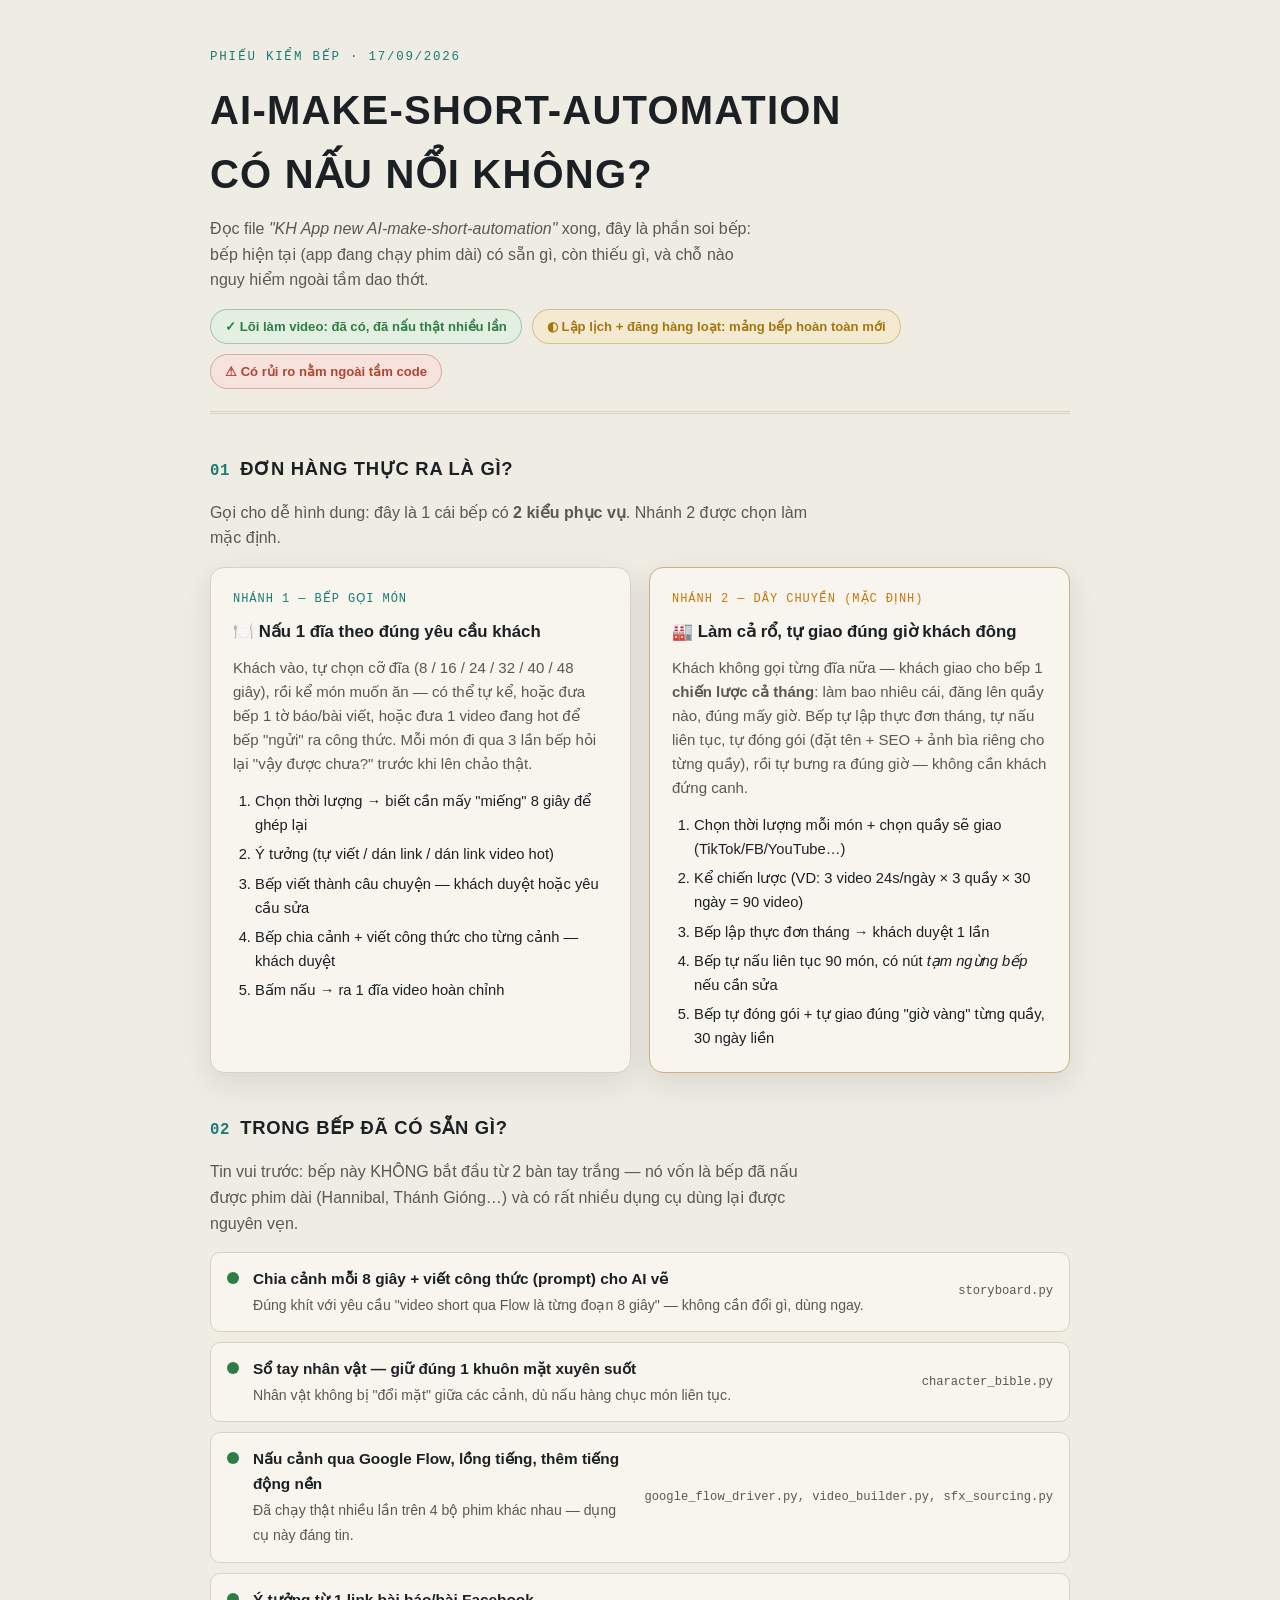
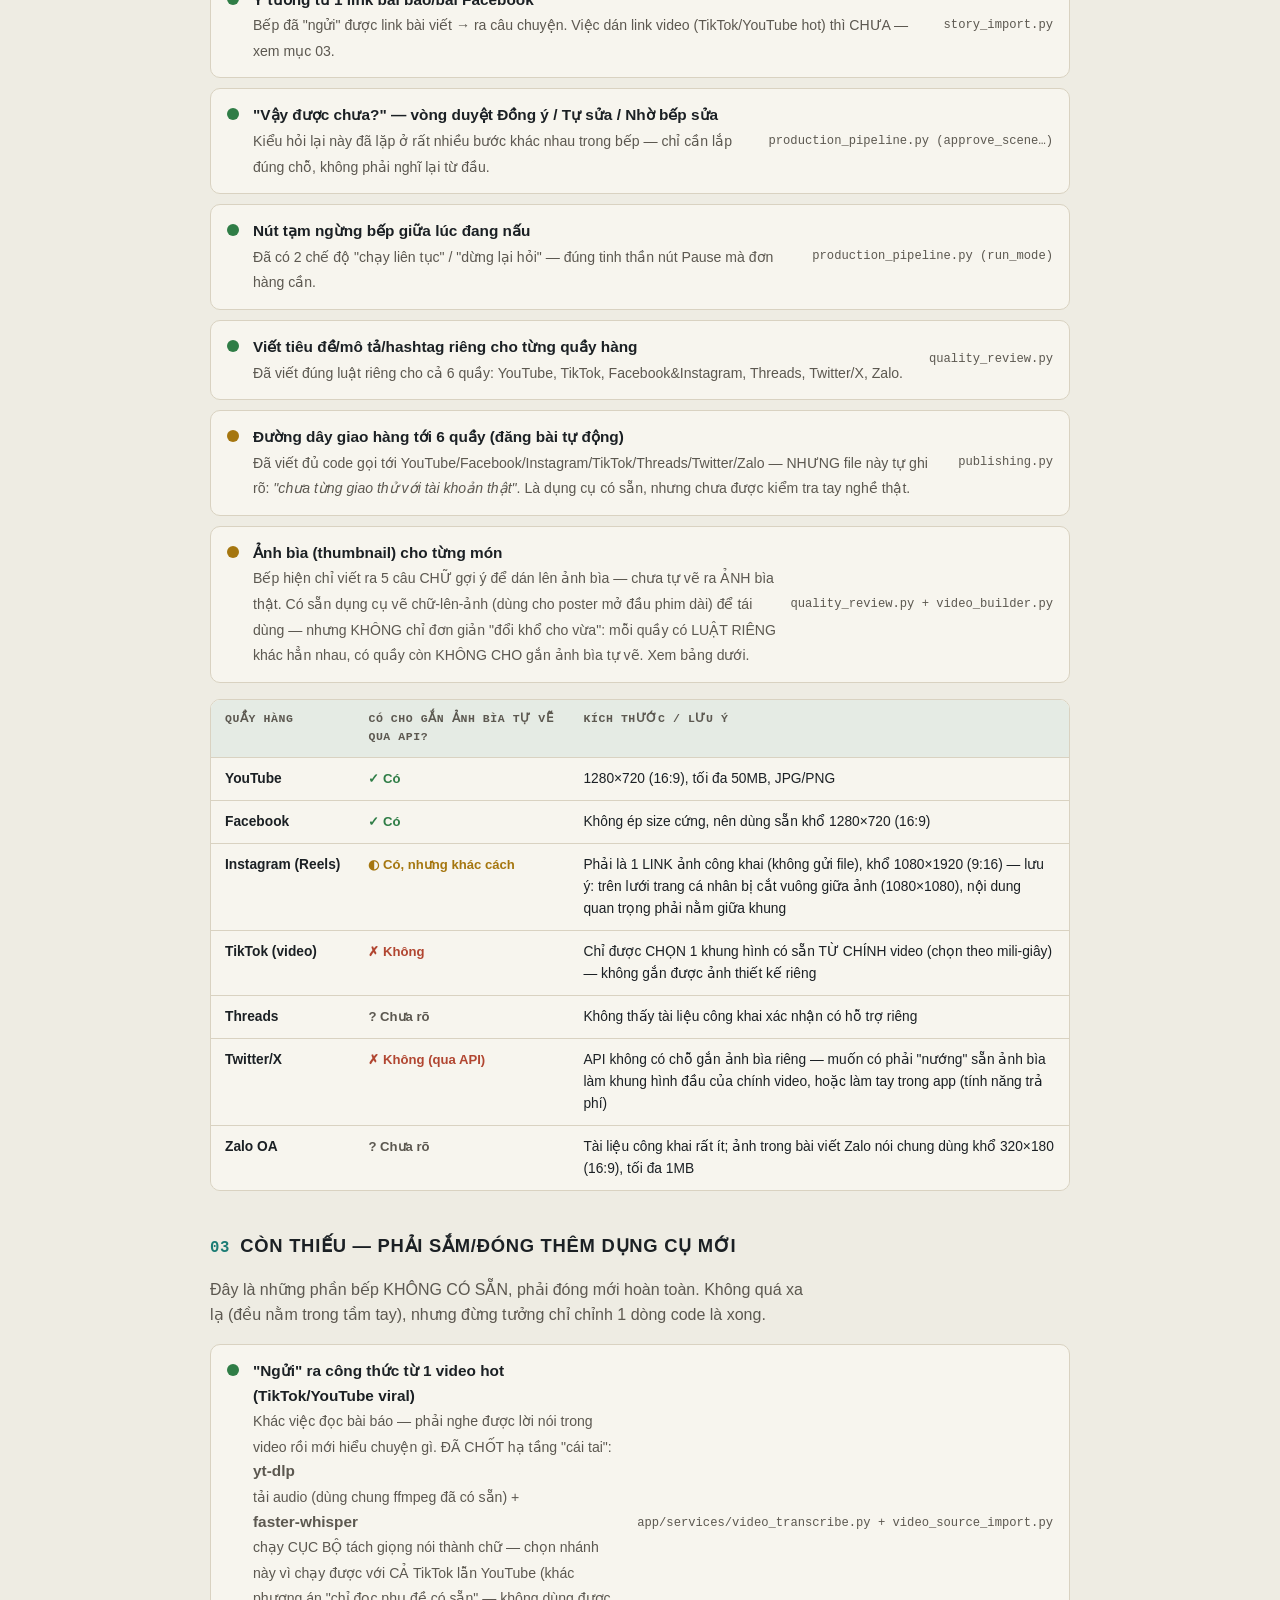
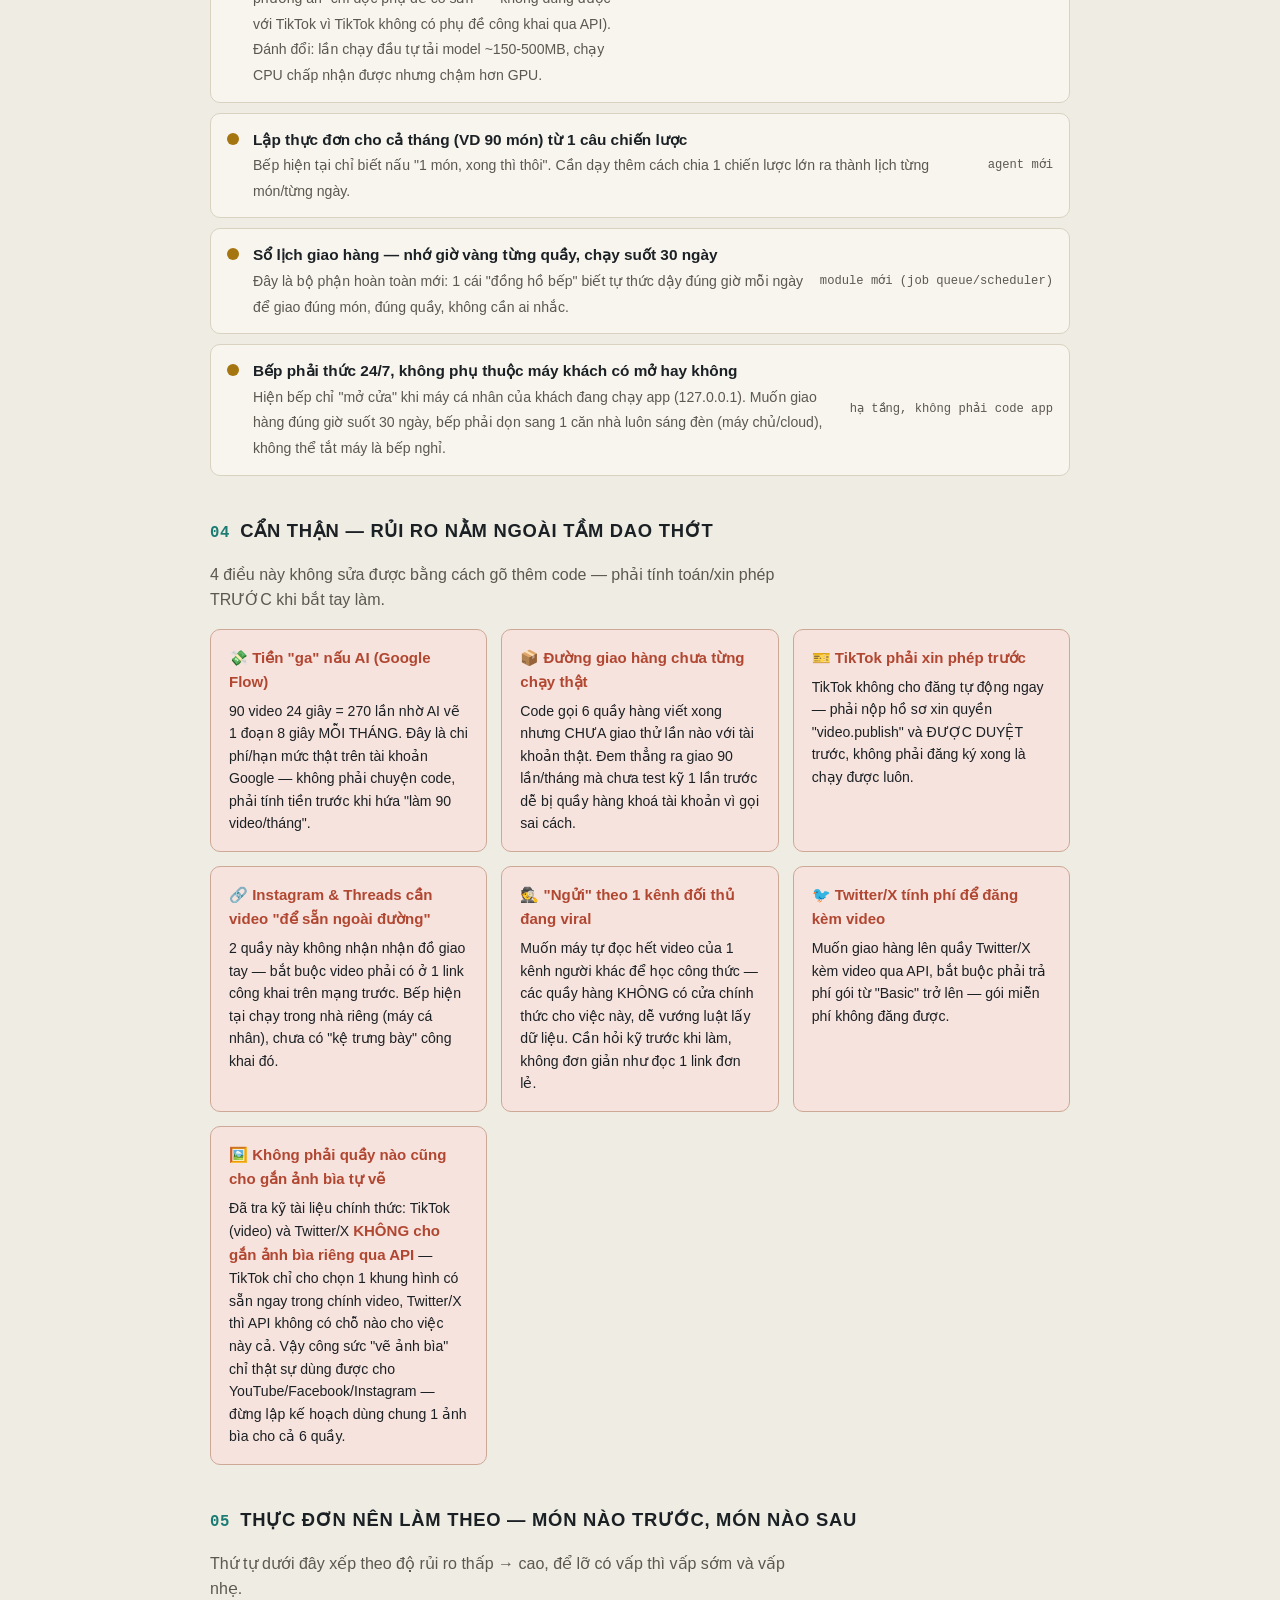
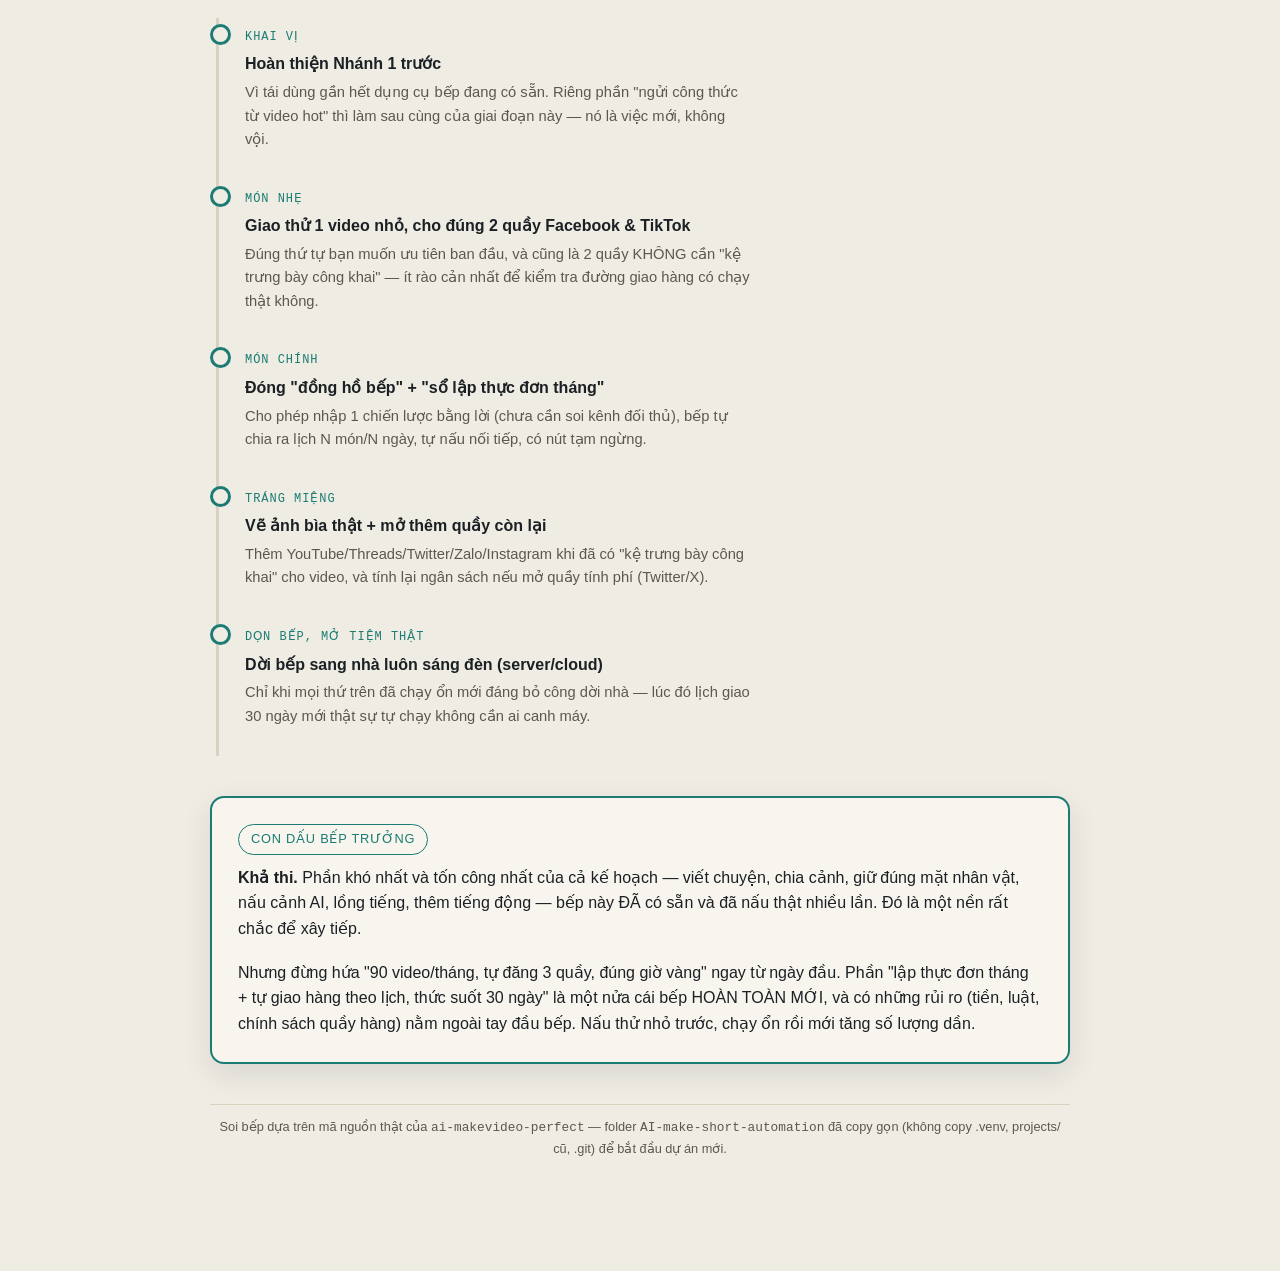
<file: danh-gia-kha-thi-short-automation.html>
<!doctype html>
<html lang="vi">
<head>
<meta charset="utf-8" />
<meta name="viewport" content="width=device-width, initial-scale=1" />
<title>Phiếu đánh giá bếp: AI-make-short-automation</title>
<style>
  :root {
    --ink: #1b2024;
    --ink-soft: #5c5850;
    --paper: #eeece3;
    --paper-card: #f7f5ee;
    --line: #d9d2c1;
    --teal: #1c7c74;
    --teal-soft: #e1efec;
    --amber: #c9760f;
    --amber-soft: #fbead2;
    --ok: #2f7d46;
    --ok-soft: #e3efe1;
    --warn: #a5760f;
    --warn-soft: #f4ead1;
    --danger: #b14631;
    --danger-soft: #f6e3dd;
    --shadow: 0 10px 30px rgba(27, 32, 36, 0.10);
    --radius: 14px;
  }
  :root[data-theme="dark"] {
    --ink: #ece7db;
    --ink-soft: #b9b2a2;
    --paper: #14181a;
    --paper-card: #1c2124;
    --line: #33393c;
    --teal: #4bbdb3;
    --teal-soft: #17302d;
    --amber: #f2a83e;
    --amber-soft: #3a2c14;
    --ok: #5fbf7c;
    --ok-soft: #1b2f20;
    --warn: #e0b357;
    --warn-soft: #362c15;
    --danger: #e58267;
    --danger-soft: #3a201a;
    --shadow: 0 10px 34px rgba(0, 0, 0, 0.45);
  }
  @media (prefers-color-scheme: dark) {
    :root:not([data-theme="light"]) {
      --ink: #ece7db;
      --ink-soft: #b9b2a2;
      --paper: #14181a;
      --paper-card: #1c2124;
      --line: #33393c;
      --teal: #4bbdb3;
      --teal-soft: #17302d;
      --amber: #f2a83e;
      --amber-soft: #3a2c14;
      --ok: #5fbf7c;
      --ok-soft: #1b2f20;
      --warn: #e0b357;
      --warn-soft: #362c15;
      --danger: #e58267;
      --danger-soft: #3a201a;
      --shadow: 0 10px 34px rgba(0, 0, 0, 0.45);
    }
  }

  * { box-sizing: border-box; }
  html, body { margin: 0; }
  body {
    background: var(--paper);
    color: var(--ink);
    font-family: "Segoe UI", "Helvetica Neue", Arial, sans-serif;
    line-height: 1.6;
    -webkit-font-smoothing: antialiased;
  }
  .wrap {
    max-width: 900px;
    margin: 0 auto;
    padding: 48px 20px 90px;
    display: flex;
    flex-direction: column;
    gap: 40px;
  }

  .stamp-head {
    display: flex;
    flex-direction: column;
    gap: 10px;
    padding-bottom: 22px;
    border-bottom: 3px double var(--line);
  }
  .eyebrow {
    font-family: "Consolas", "Cascadia Code", ui-monospace, monospace;
    font-size: 0.78rem;
    letter-spacing: 0.14em;
    text-transform: uppercase;
    color: var(--teal);
  }
  h1 {
    font-family: "Bahnschrift", "Segoe UI Semibold", "Arial Narrow", sans-serif;
    font-weight: 700;
    text-transform: uppercase;
    letter-spacing: 0.03em;
    font-size: clamp(1.7rem, 4vw, 2.5rem);
    margin: 0;
    text-wrap: balance;
  }
  .stamp-head p {
    margin: 0;
    color: var(--ink-soft);
    max-width: 62ch;
  }
  .verdict-row {
    display: flex;
    gap: 10px;
    flex-wrap: wrap;
    margin-top: 6px;
  }
  .chip {
    display: inline-flex;
    align-items: center;
    gap: 6px;
    padding: 6px 14px;
    border-radius: 999px;
    font-size: 0.82rem;
    font-weight: 700;
    border: 1.5px solid transparent;
  }
  .chip.ok { background: var(--ok-soft); color: var(--ok); border-color: color-mix(in srgb, var(--ok) 35%, transparent); }
  .chip.warn { background: var(--warn-soft); color: var(--warn); border-color: color-mix(in srgb, var(--warn) 35%, transparent); }
  .chip.danger { background: var(--danger-soft); color: var(--danger); border-color: color-mix(in srgb, var(--danger) 35%, transparent); }

  section { display: flex; flex-direction: column; gap: 16px; }
  h2 {
    font-family: "Bahnschrift", "Segoe UI Semibold", "Arial Narrow", sans-serif;
    text-transform: uppercase;
    letter-spacing: 0.04em;
    font-size: 1.15rem;
    margin: 0;
    display: flex;
    align-items: baseline;
    gap: 10px;
  }
  h2 .num {
    font-family: "Consolas", "Cascadia Code", ui-monospace, monospace;
    color: var(--teal);
    font-size: 0.85em;
  }
  .lede { color: var(--ink-soft); max-width: 68ch; margin: 0; }

  /* ---- 2 trạm bếp (Nhánh 1 / Nhánh 2) ---- */
  .stations {
    display: grid;
    grid-template-columns: 1fr 1fr;
    gap: 18px;
  }
  .station {
    background: var(--paper-card);
    border: 1px solid var(--line);
    border-radius: var(--radius);
    padding: 22px;
    box-shadow: var(--shadow);
    display: flex;
    flex-direction: column;
    gap: 10px;
  }
  .station .tag {
    font-family: "Consolas", "Cascadia Code", ui-monospace, monospace;
    font-size: 0.75rem;
    letter-spacing: 0.08em;
    text-transform: uppercase;
    color: var(--amber);
  }
  .station h3 { margin: 0; font-size: 1.05rem; }
  .station p { margin: 0; color: var(--ink-soft); font-size: 0.94rem; }
  .station ol {
    margin: 4px 0 0;
    padding-left: 22px;
    font-size: 0.92rem;
    color: var(--ink);
    display: flex;
    flex-direction: column;
    gap: 6px;
  }
  .station.dish .tag { color: var(--teal); }
  .station.line { border-color: color-mix(in srgb, var(--amber) 40%, var(--line)); }

  /* ---- Kiểm kê bếp: checklist ---- */
  .inspect-list {
    display: flex;
    flex-direction: column;
    gap: 10px;
  }
  .inspect-row {
    display: grid;
    grid-template-columns: auto 1fr auto;
    align-items: start;
    gap: 14px;
    padding: 14px 16px;
    background: var(--paper-card);
    border: 1px solid var(--line);
    border-radius: 10px;
  }
  .status-dot {
    width: 12px;
    height: 12px;
    border-radius: 50%;
    margin-top: 5px;
    flex-shrink: 0;
  }
  .status-dot.ok { background: var(--ok); }
  .status-dot.warn { background: var(--warn); }
  .status-dot.danger { background: var(--danger); }
  .inspect-row .body strong { display: block; font-size: 0.96rem; }
  .inspect-row .body span { color: var(--ink-soft); font-size: 0.88rem; }
  .inspect-row .source {
    font-family: "Consolas", "Cascadia Code", ui-monospace, monospace;
    font-size: 0.76rem;
    color: var(--ink-soft);
    white-space: nowrap;
    align-self: center;
  }

  /* ---- Bảng luật riêng từng quầy hàng (ảnh bìa) ---- */
  .platform-table-wrap {
    overflow-x: auto;
    border: 1px solid var(--line);
    border-radius: 10px;
  }
  table.platform-table {
    width: 100%;
    border-collapse: collapse;
    font-size: 0.86rem;
    background: var(--paper-card);
  }
  table.platform-table th, table.platform-table td {
    padding: 10px 14px;
    text-align: left;
    vertical-align: top;
    border-bottom: 1px solid var(--line);
  }
  table.platform-table thead th {
    font-family: "Consolas", "Cascadia Code", ui-monospace, monospace;
    font-size: 0.72rem;
    letter-spacing: 0.05em;
    text-transform: uppercase;
    color: var(--ink-soft);
    background: color-mix(in srgb, var(--teal) 8%, var(--paper-card));
  }
  table.platform-table tbody tr:last-child td { border-bottom: none; }
  table.platform-table td:first-child { font-weight: 700; white-space: nowrap; }
  .yn {
    display: inline-block;
    font-weight: 700;
    font-size: 0.82rem;
    white-space: nowrap;
  }
  .yn.yes { color: var(--ok); }
  .yn.no { color: var(--danger); }
  .yn.partial { color: var(--warn); }
  .yn.unclear { color: var(--ink-soft); }

  /* ---- Rủi ro ---- */
  .risk-grid {
    display: grid;
    grid-template-columns: repeat(auto-fit, minmax(240px, 1fr));
    gap: 14px;
  }
  .risk-card {
    background: var(--danger-soft);
    border: 1px solid color-mix(in srgb, var(--danger) 30%, var(--line));
    border-radius: 10px;
    padding: 16px 18px;
    display: flex;
    flex-direction: column;
    gap: 6px;
  }
  .risk-card strong { font-size: 0.94rem; color: var(--danger); }
  .risk-card p { margin: 0; font-size: 0.88rem; color: var(--ink); }

  /* ---- Thực đơn giai đoạn (roadmap) ---- */
  .menu-courses {
    display: flex;
    flex-direction: column;
    gap: 0;
    border-left: 3px solid var(--line);
    margin-left: 6px;
  }
  .course {
    position: relative;
    padding: 4px 0 28px 26px;
  }
  .course::before {
    content: "";
    position: absolute;
    left: -9px;
    top: 6px;
    width: 15px;
    height: 15px;
    border-radius: 50%;
    background: var(--paper);
    border: 3px solid var(--teal);
  }
  .course .course-label {
    font-family: "Consolas", "Cascadia Code", ui-monospace, monospace;
    font-size: 0.75rem;
    letter-spacing: 0.08em;
    text-transform: uppercase;
    color: var(--teal);
  }
  .course h4 { margin: 4px 0 4px; font-size: 1rem; }
  .course p { margin: 0; color: var(--ink-soft); font-size: 0.92rem; max-width: 62ch; }

  /* ---- Kết luận ---- */
  .final-stamp {
    background: var(--paper-card);
    border: 2px solid var(--teal);
    border-radius: var(--radius);
    padding: 26px;
    box-shadow: var(--shadow);
    display: flex;
    flex-direction: column;
    gap: 10px;
  }
  .final-stamp .badge {
    align-self: flex-start;
    font-family: "Bahnschrift", "Segoe UI Semibold", sans-serif;
    text-transform: uppercase;
    letter-spacing: 0.06em;
    font-size: 0.8rem;
    color: var(--teal);
    border: 1.5px solid var(--teal);
    border-radius: 999px;
    padding: 4px 12px;
  }
  .final-stamp p { margin: 0; }
  .final-stamp p + p { margin-top: 8px; }

  footer {
    color: var(--ink-soft);
    font-size: 0.8rem;
    text-align: center;
    padding-top: 12px;
    border-top: 1px solid var(--line);
  }

  @media (max-width: 720px) {
    .stations { grid-template-columns: 1fr; }
    .inspect-row { grid-template-columns: auto 1fr; }
    .inspect-row .source { grid-column: 2; }
  }
</style>
</head>
<body>
<div class="wrap">

  <header class="stamp-head">
    <span class="eyebrow">Phiếu kiểm bếp &middot; 17/09/2026</span>
    <h1>AI-make-short-automation<br>có nấu nổi không?</h1>
    <p>Đọc file <em>"KH App new AI-make-short-automation"</em> xong, đây là phần soi bếp: bếp hiện tại (app đang chạy phim dài) có sẵn gì, còn thiếu gì, và chỗ nào nguy hiểm ngoài tầm dao thớt.</p>
    <div class="verdict-row">
      <span class="chip ok">✓ Lõi làm video: đã có, đã nấu thật nhiều lần</span>
      <span class="chip warn">◐ Lập lịch + đăng hàng loạt: mảng bếp hoàn toàn mới</span>
      <span class="chip danger">⚠ Có rủi ro nằm ngoài tầm code</span>
    </div>
  </header>

  <section>
    <h2><span class="num">01</span> Đơn hàng thực ra là gì?</h2>
    <p class="lede">Gọi cho dễ hình dung: đây là 1 cái bếp có <strong>2 kiểu phục vụ</strong>. Nhánh 2 được chọn làm mặc định.</p>
    <div class="stations">
      <div class="station dish">
        <span class="tag">Nhánh 1 — bếp gọi món</span>
        <h3>🍽️ Nấu 1 đĩa theo đúng yêu cầu khách</h3>
        <p>Khách vào, tự chọn cỡ đĩa (8 / 16 / 24 / 32 / 40 / 48 giây), rồi kể món muốn ăn — có thể tự kể, hoặc đưa bếp 1 tờ báo/bài viết, hoặc đưa 1 video đang hot để bếp "ngửi" ra công thức. Mỗi món đi qua 3 lần bếp hỏi lại "vậy được chưa?" trước khi lên chảo thật.</p>
        <ol>
          <li>Chọn thời lượng → biết cần mấy "miếng" 8 giây để ghép lại</li>
          <li>Ý tưởng (tự viết / dán link / dán link video hot)</li>
          <li>Bếp viết thành câu chuyện — khách duyệt hoặc yêu cầu sửa</li>
          <li>Bếp chia cảnh + viết công thức cho từng cảnh — khách duyệt</li>
          <li>Bấm nấu → ra 1 đĩa video hoàn chỉnh</li>
        </ol>
      </div>
      <div class="station line">
        <span class="tag">Nhánh 2 — dây chuyền (mặc định)</span>
        <h3>🏭 Làm cả rổ, tự giao đúng giờ khách đông</h3>
        <p>Khách không gọi từng đĩa nữa — khách giao cho bếp 1 <strong>chiến lược cả tháng</strong>: làm bao nhiêu cái, đăng lên quầy nào, đúng mấy giờ. Bếp tự lập thực đơn tháng, tự nấu liên tục, tự đóng gói (đặt tên + SEO + ảnh bìa riêng cho từng quầy), rồi tự bưng ra đúng giờ — không cần khách đứng canh.</p>
        <ol>
          <li>Chọn thời lượng mỗi món + chọn quầy sẽ giao (TikTok/FB/YouTube…)</li>
          <li>Kể chiến lược (VD: 3 video 24s/ngày × 3 quầy × 30 ngày = 90 video)</li>
          <li>Bếp lập thực đơn tháng → khách duyệt 1 lần</li>
          <li>Bếp tự nấu liên tục 90 món, có nút <em>tạm ngừng bếp</em> nếu cần sửa</li>
          <li>Bếp tự đóng gói + tự giao đúng "giờ vàng" từng quầy, 30 ngày liền</li>
        </ol>
      </div>
    </div>
  </section>

  <section>
    <h2><span class="num">02</span> Trong bếp đã có sẵn gì?</h2>
    <p class="lede">Tin vui trước: bếp này KHÔNG bắt đầu từ 2 bàn tay trắng — nó vốn là bếp đã nấu được phim dài (Hannibal, Thánh Gióng…) và có rất nhiều dụng cụ dùng lại được nguyên vẹn.</p>
    <div class="inspect-list">
      <div class="inspect-row">
        <span class="status-dot ok"></span>
        <div class="body"><strong>Chia cảnh mỗi 8 giây + viết công thức (prompt) cho AI vẽ</strong><span>Đúng khít với yêu cầu "video short qua Flow là từng đoạn 8 giây" — không cần đổi gì, dùng ngay.</span></div>
        <span class="source">storyboard.py</span>
      </div>
      <div class="inspect-row">
        <span class="status-dot ok"></span>
        <div class="body"><strong>Sổ tay nhân vật — giữ đúng 1 khuôn mặt xuyên suốt</strong><span>Nhân vật không bị "đổi mặt" giữa các cảnh, dù nấu hàng chục món liên tục.</span></div>
        <span class="source">character_bible.py</span>
      </div>
      <div class="inspect-row">
        <span class="status-dot ok"></span>
        <div class="body"><strong>Nấu cảnh qua Google Flow, lồng tiếng, thêm tiếng động nền</strong><span>Đã chạy thật nhiều lần trên 4 bộ phim khác nhau — dụng cụ này đáng tin.</span></div>
        <span class="source">google_flow_driver.py, video_builder.py, sfx_sourcing.py</span>
      </div>
      <div class="inspect-row">
        <span class="status-dot ok"></span>
        <div class="body"><strong>Ý tưởng từ 1 link bài báo/bài Facebook</strong><span>Bếp đã "ngửi" được link bài viết → ra câu chuyện. Việc dán link video (TikTok/YouTube hot) thì CHƯA — xem mục 03.</span></div>
        <span class="source">story_import.py</span>
      </div>
      <div class="inspect-row">
        <span class="status-dot ok"></span>
        <div class="body"><strong>"Vậy được chưa?" — vòng duyệt Đồng ý / Tự sửa / Nhờ bếp sửa</strong><span>Kiểu hỏi lại này đã lặp ở rất nhiều bước khác nhau trong bếp — chỉ cần lắp đúng chỗ, không phải nghĩ lại từ đầu.</span></div>
        <span class="source">production_pipeline.py (approve_scene…)</span>
      </div>
      <div class="inspect-row">
        <span class="status-dot ok"></span>
        <div class="body"><strong>Nút tạm ngừng bếp giữa lúc đang nấu</strong><span>Đã có 2 chế độ "chạy liên tục" / "dừng lại hỏi" — đúng tinh thần nút Pause mà đơn hàng cần.</span></div>
        <span class="source">production_pipeline.py (run_mode)</span>
      </div>
      <div class="inspect-row">
        <span class="status-dot ok"></span>
        <div class="body"><strong>Viết tiêu đề/mô tả/hashtag riêng cho từng quầy hàng</strong><span>Đã viết đúng luật riêng cho cả 6 quầy: YouTube, TikTok, Facebook&amp;Instagram, Threads, Twitter/X, Zalo.</span></div>
        <span class="source">quality_review.py</span>
      </div>
      <div class="inspect-row">
        <span class="status-dot warn"></span>
        <div class="body"><strong>Đường dây giao hàng tới 6 quầy (đăng bài tự động)</strong><span>Đã viết đủ code gọi tới YouTube/Facebook/Instagram/TikTok/Threads/Twitter/Zalo — NHƯNG file này tự ghi rõ: <em>"chưa từng giao thử với tài khoản thật"</em>. Là dụng cụ có sẵn, nhưng chưa được kiểm tra tay nghề thật.</span></div>
        <span class="source">publishing.py</span>
      </div>
      <div class="inspect-row">
        <span class="status-dot warn"></span>
        <div class="body"><strong>Ảnh bìa (thumbnail) cho từng món</strong><span>Bếp hiện chỉ viết ra 5 câu CHỮ gợi ý để dán lên ảnh bìa — chưa tự vẽ ra ẢNH bìa thật. Có sẵn dụng cụ vẽ chữ-lên-ảnh (dùng cho poster mở đầu phim dài) để tái dùng — nhưng KHÔNG chỉ đơn giản "đổi khổ cho vừa": mỗi quầy có LUẬT RIÊNG khác hẳn nhau, có quầy còn KHÔNG CHO gắn ảnh bìa tự vẽ. Xem bảng dưới.</span></div>
        <span class="source">quality_review.py + video_builder.py</span>
      </div>
    </div>

    <div class="platform-table-wrap">
      <table class="platform-table">
        <thead>
          <tr><th>Quầy hàng</th><th>Có cho gắn ảnh bìa tự vẽ qua API?</th><th>Kích thước / lưu ý</th></tr>
        </thead>
        <tbody>
          <tr>
            <td>YouTube</td>
            <td><span class="yn yes">✓ Có</span></td>
            <td>1280×720 (16:9), tối đa 50MB, JPG/PNG</td>
          </tr>
          <tr>
            <td>Facebook</td>
            <td><span class="yn yes">✓ Có</span></td>
            <td>Không ép size cứng, nên dùng sẵn khổ 1280×720 (16:9)</td>
          </tr>
          <tr>
            <td>Instagram (Reels)</td>
            <td><span class="yn partial">◐ Có, nhưng khác cách</span></td>
            <td>Phải là 1 LINK ảnh công khai (không gửi file), khổ 1080×1920 (9:16) — lưu ý: trên lưới trang cá nhân bị cắt vuông giữa ảnh (1080×1080), nội dung quan trọng phải nằm giữa khung</td>
          </tr>
          <tr>
            <td>TikTok (video)</td>
            <td><span class="yn no">✗ Không</span></td>
            <td>Chỉ được CHỌN 1 khung hình có sẵn TỪ CHÍNH video (chọn theo mili-giây) — không gắn được ảnh thiết kế riêng</td>
          </tr>
          <tr>
            <td>Threads</td>
            <td><span class="yn unclear">? Chưa rõ</span></td>
            <td>Không thấy tài liệu công khai xác nhận có hỗ trợ riêng</td>
          </tr>
          <tr>
            <td>Twitter/X</td>
            <td><span class="yn no">✗ Không (qua API)</span></td>
            <td>API không có chỗ gắn ảnh bìa riêng — muốn có phải "nướng" sẵn ảnh bìa làm khung hình đầu của chính video, hoặc làm tay trong app (tính năng trả phí)</td>
          </tr>
          <tr>
            <td>Zalo OA</td>
            <td><span class="yn unclear">? Chưa rõ</span></td>
            <td>Tài liệu công khai rất ít; ảnh trong bài viết Zalo nói chung dùng khổ 320×180 (16:9), tối đa 1MB</td>
          </tr>
        </tbody>
      </table>
    </div>
  </section>

  <section>
    <h2><span class="num">03</span> Còn thiếu — phải sắm/đóng thêm dụng cụ mới</h2>
    <p class="lede">Đây là những phần bếp KHÔNG CÓ SẴN, phải đóng mới hoàn toàn. Không quá xa lạ (đều nằm trong tầm tay), nhưng đừng tưởng chỉ chỉnh 1 dòng code là xong.</p>
    <div class="inspect-list">
      <div class="inspect-row">
        <span class="status-dot ok"></span>
        <div class="body"><strong>"Ngửi" ra công thức từ 1 video hot (TikTok/YouTube viral)</strong><span>Khác việc đọc bài báo — phải nghe được lời nói trong video rồi mới hiểu chuyện gì. ĐÃ CHỐT hạ tầng "cái tai": <strong>yt-dlp</strong> tải audio (dùng chung ffmpeg đã có sẵn) + <strong>faster-whisper</strong> chạy CỤC BỘ tách giọng nói thành chữ — chọn nhánh này vì chạy được với CẢ TikTok lẫn YouTube (khác phương án "chỉ đọc phụ đề có sẵn" — không dùng được với TikTok vì TikTok không có phụ đề công khai qua API). Đánh đổi: lần chạy đầu tự tải model ~150-500MB, chạy CPU chấp nhận được nhưng chậm hơn GPU.</span></div>
        <span class="source">app/services/video_transcribe.py + video_source_import.py</span>
      </div>
      <div class="inspect-row">
        <span class="status-dot warn"></span>
        <div class="body"><strong>Lập thực đơn cho cả tháng (VD 90 món) từ 1 câu chiến lược</strong><span>Bếp hiện tại chỉ biết nấu "1 món, xong thì thôi". Cần dạy thêm cách chia 1 chiến lược lớn ra thành lịch từng món/từng ngày.</span></div>
        <span class="source">agent mới</span>
      </div>
      <div class="inspect-row">
        <span class="status-dot warn"></span>
        <div class="body"><strong>Sổ lịch giao hàng — nhớ giờ vàng từng quầy, chạy suốt 30 ngày</strong><span>Đây là bộ phận hoàn toàn mới: 1 cái "đồng hồ bếp" biết tự thức dậy đúng giờ mỗi ngày để giao đúng món, đúng quầy, không cần ai nhắc.</span></div>
        <span class="source">module mới (job queue/scheduler)</span>
      </div>
      <div class="inspect-row">
        <span class="status-dot warn"></span>
        <div class="body"><strong>Bếp phải thức 24/7, không phụ thuộc máy khách có mở hay không</strong><span>Hiện bếp chỉ "mở cửa" khi máy cá nhân của khách đang chạy app (127.0.0.1). Muốn giao hàng đúng giờ suốt 30 ngày, bếp phải dọn sang 1 căn nhà luôn sáng đèn (máy chủ/cloud), không thể tắt máy là bếp nghỉ.</span></div>
        <span class="source">hạ tầng, không phải code app</span>
      </div>
    </div>
  </section>

  <section>
    <h2><span class="num">04</span> Cẩn thận — rủi ro nằm ngoài tầm dao thớt</h2>
    <p class="lede">4 điều này không sửa được bằng cách gõ thêm code — phải tính toán/xin phép TRƯỚC khi bắt tay làm.</p>
    <div class="risk-grid">
      <div class="risk-card">
        <strong>💸 Tiền "ga" nấu AI (Google Flow)</strong>
        <p>90 video 24 giây = 270 lần nhờ AI vẽ 1 đoạn 8 giây MỖI THÁNG. Đây là chi phí/hạn mức thật trên tài khoản Google — không phải chuyện code, phải tính tiền trước khi hứa "làm 90 video/tháng".</p>
      </div>
      <div class="risk-card">
        <strong>📦 Đường giao hàng chưa từng chạy thật</strong>
        <p>Code gọi 6 quầy hàng viết xong nhưng CHƯA giao thử lần nào với tài khoản thật. Đem thẳng ra giao 90 lần/tháng mà chưa test kỹ 1 lần trước dễ bị quầy hàng khoá tài khoản vì gọi sai cách.</p>
      </div>
      <div class="risk-card">
        <strong>🎫 TikTok phải xin phép trước</strong>
        <p>TikTok không cho đăng tự động ngay — phải nộp hồ sơ xin quyền "video.publish" và ĐƯỢC DUYỆT trước, không phải đăng ký xong là chạy được luôn.</p>
      </div>
      <div class="risk-card">
        <strong>🔗 Instagram &amp; Threads cần video "để sẵn ngoài đường"</strong>
        <p>2 quầy này không nhận nhận đồ giao tay — bắt buộc video phải có ở 1 link công khai trên mạng trước. Bếp hiện tại chạy trong nhà riêng (máy cá nhân), chưa có "kệ trưng bày" công khai đó.</p>
      </div>
      <div class="risk-card">
        <strong>🕵️ "Ngửi" theo 1 kênh đối thủ đang viral</strong>
        <p>Muốn máy tự đọc hết video của 1 kênh người khác để học công thức — các quầy hàng KHÔNG có cửa chính thức cho việc này, dễ vướng luật lấy dữ liệu. Cần hỏi kỹ trước khi làm, không đơn giản như đọc 1 link đơn lẻ.</p>
      </div>
      <div class="risk-card">
        <strong>🐦 Twitter/X tính phí để đăng kèm video</strong>
        <p>Muốn giao hàng lên quầy Twitter/X kèm video qua API, bắt buộc phải trả phí gói từ "Basic" trở lên — gói miễn phí không đăng được.</p>
      </div>
      <div class="risk-card">
        <strong>🖼️ Không phải quầy nào cũng cho gắn ảnh bìa tự vẽ</strong>
        <p>Đã tra kỹ tài liệu chính thức: TikTok (video) và Twitter/X <strong>KHÔNG cho gắn ảnh bìa riêng qua API</strong> — TikTok chỉ cho chọn 1 khung hình có sẵn ngay trong chính video, Twitter/X thì API không có chỗ nào cho việc này cả. Vậy công sức "vẽ ảnh bìa" chỉ thật sự dùng được cho YouTube/Facebook/Instagram — đừng lập kế hoạch dùng chung 1 ảnh bìa cho cả 6 quầy.</p>
      </div>
    </div>
  </section>

  <section>
    <h2><span class="num">05</span> Thực đơn nên làm theo — món nào trước, món nào sau</h2>
    <p class="lede">Thứ tự dưới đây xếp theo độ rủi ro thấp → cao, để lỡ có vấp thì vấp sớm và vấp nhẹ.</p>
    <div class="menu-courses">
      <div class="course">
        <span class="course-label">Khai vị</span>
        <h4>Hoàn thiện Nhánh 1 trước</h4>
        <p>Vì tái dùng gần hết dụng cụ bếp đang có sẵn. Riêng phần "ngửi công thức từ video hot" thì làm sau cùng của giai đoạn này — nó là việc mới, không vội.</p>
      </div>
      <div class="course">
        <span class="course-label">Món nhẹ</span>
        <h4>Giao thử 1 video nhỏ, cho đúng 2 quầy Facebook &amp; TikTok</h4>
        <p>Đúng thứ tự bạn muốn ưu tiên ban đầu, và cũng là 2 quầy KHÔNG cần "kệ trưng bày công khai" — ít rào cản nhất để kiểm tra đường giao hàng có chạy thật không.</p>
      </div>
      <div class="course">
        <span class="course-label">Món chính</span>
        <h4>Đóng "đồng hồ bếp" + "sổ lập thực đơn tháng"</h4>
        <p>Cho phép nhập 1 chiến lược bằng lời (chưa cần soi kênh đối thủ), bếp tự chia ra lịch N món/N ngày, tự nấu nối tiếp, có nút tạm ngừng.</p>
      </div>
      <div class="course">
        <span class="course-label">Tráng miệng</span>
        <h4>Vẽ ảnh bìa thật + mở thêm quầy còn lại</h4>
        <p>Thêm YouTube/Threads/Twitter/Zalo/Instagram khi đã có "kệ trưng bày công khai" cho video, và tính lại ngân sách nếu mở quầy tính phí (Twitter/X).</p>
      </div>
      <div class="course">
        <span class="course-label">Dọn bếp, mở tiệm thật</span>
        <h4>Dời bếp sang nhà luôn sáng đèn (server/cloud)</h4>
        <p>Chỉ khi mọi thứ trên đã chạy ổn mới đáng bỏ công dời nhà — lúc đó lịch giao 30 ngày mới thật sự tự chạy không cần ai canh máy.</p>
      </div>
    </div>
  </section>

  <div class="final-stamp">
    <span class="badge">Con dấu bếp trưởng</span>
    <p><strong>Khả thi.</strong> Phần khó nhất và tốn công nhất của cả kế hoạch — viết chuyện, chia cảnh, giữ đúng mặt nhân vật, nấu cảnh AI, lồng tiếng, thêm tiếng động — bếp này ĐÃ có sẵn và đã nấu thật nhiều lần. Đó là một nền rất chắc để xây tiếp.</p>
    <p>Nhưng đừng hứa "90 video/tháng, tự đăng 3 quầy, đúng giờ vàng" ngay từ ngày đầu. Phần "lập thực đơn tháng + tự giao hàng theo lịch, thức suốt 30 ngày" là một nửa cái bếp HOÀN TOÀN MỚI, và có những rủi ro (tiền, luật, chính sách quầy hàng) nằm ngoài tay đầu bếp. Nấu thử nhỏ trước, chạy ổn rồi mới tăng số lượng dần.</p>
  </div>

  <footer>Soi bếp dựa trên mã nguồn thật của <code>ai-makevideo-perfect</code> — folder <code>AI-make-short-automation</code> đã copy gọn (không copy .venv, projects/ cũ, .git) để bắt đầu dự án mới.</footer>

</div>
</body>
</html>
</file>
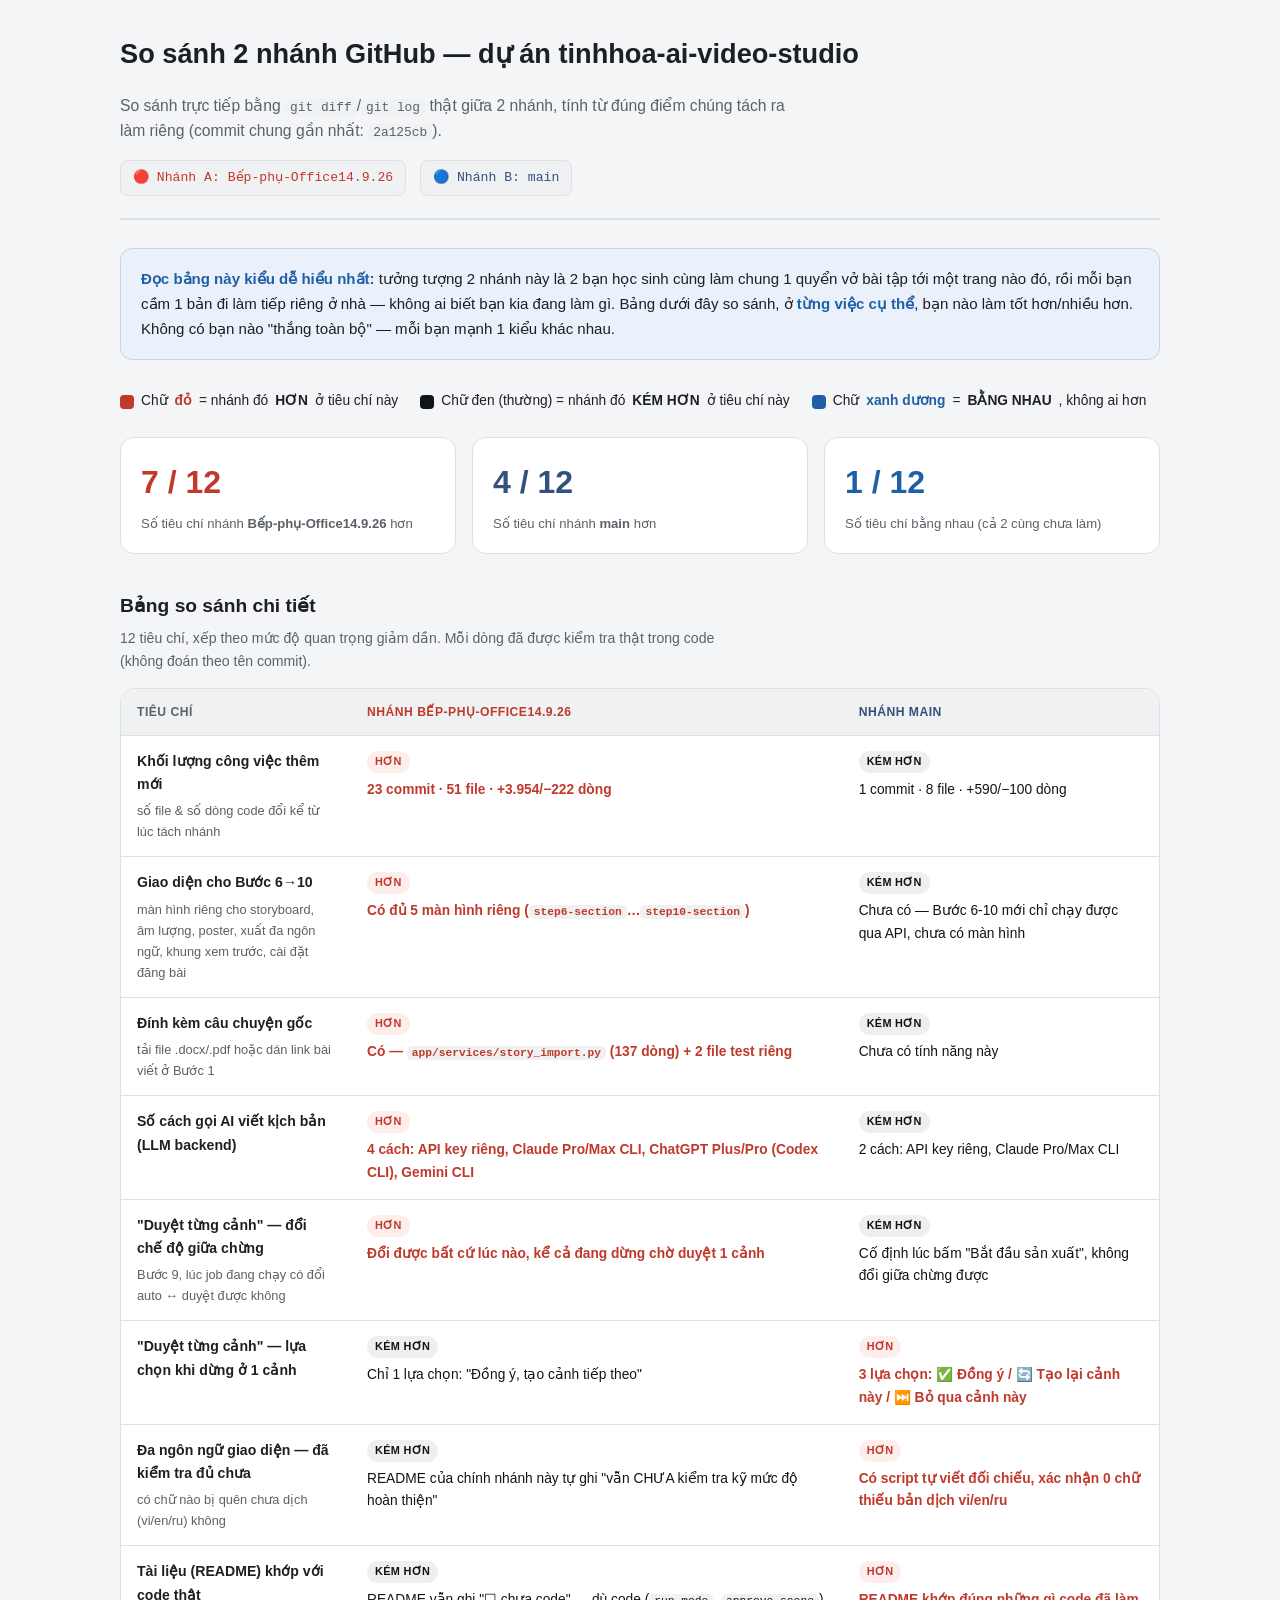
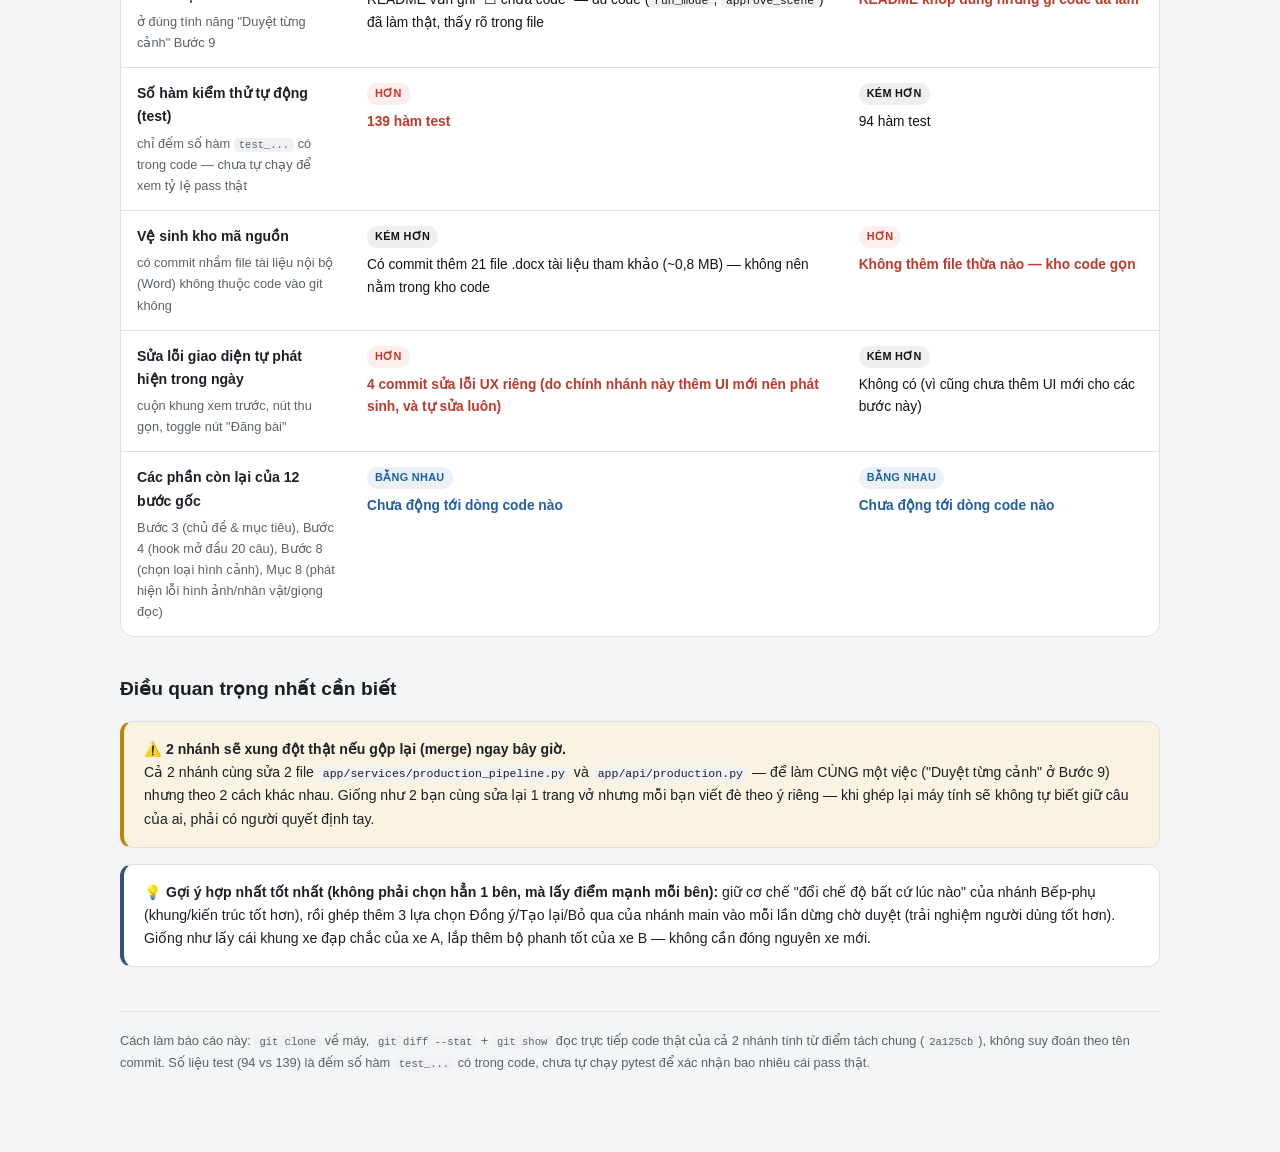
<file: so-sanh-2-nhanh-Bep-phu-vs-main.html>
<!DOCTYPE html>
<html lang="vi">
<head>
<meta charset="UTF-8">
<title>So sánh 2 nhánh GitHub — Bếp-phụ-Office14.9.26 vs main</title>
<style>
  :root{
    --bg:#F4F5F7; --surface:#FFFFFF; --surface-2:#F0F1F3;
    --ink:#1C1F24; --ink-soft:#5B6169; --line:#DEE1E4;
    --red:#C0392B; --red-bg:#FDEDEB;
    --blue:#1F5FA8; --blue-bg:#EAF1FB;
    --black:#111417;
    --accent:#33517D;
  }
  *{box-sizing:border-box;}
  body{
    background:var(--bg); color:var(--ink);
    font-family:-apple-system,"Segoe UI",Arial,sans-serif;
    margin:0; line-height:1.65;
  }
  .wrap{max-width:1080px; margin:0 auto; padding:32px 20px 80px;}
  header{border-bottom:2px solid var(--line); padding-bottom:22px; margin-bottom:28px;}
  h1{font-size:1.7rem; font-weight:800; margin:0 0 10px;}
  .sub{color:var(--ink-soft); font-size:.98rem; max-width:78ch;}
  .branches{display:flex; gap:14px; margin-top:16px; flex-wrap:wrap;}
  .branch-tag{
    font-family:ui-monospace,Consolas,monospace; font-size:.82rem;
    background:var(--surface-2); border:1px solid var(--line); border-radius:8px;
    padding:6px 12px;
  }

  .explain{
    background:var(--blue-bg); border:1px solid #BFD6EF; border-radius:12px;
    padding:18px 20px; margin-bottom:30px; font-size:.94rem;
  }
  .explain b{color:var(--blue);}

  .legend{display:flex; gap:22px; flex-wrap:wrap; margin-bottom:24px; font-size:.86rem;}
  .legend span{display:inline-flex; align-items:center; gap:7px;}
  .swatch{width:14px; height:14px; border-radius:4px; display:inline-block;}
  .swatch.red{background:var(--red);}
  .swatch.blue{background:var(--blue);}
  .swatch.black{background:var(--black);}

  .score-row{display:flex; gap:16px; margin-bottom:34px; flex-wrap:wrap;}
  .score-card{
    flex:1; min-width:220px; background:var(--surface); border:1px solid var(--line);
    border-radius:14px; padding:18px 20px;
  }
  .score-card .n{font-size:2rem; font-weight:800;}
  .score-card.a .n{color:var(--red);}
  .score-card.b .n{color:var(--accent);}
  .score-card .l{font-size:.82rem; color:var(--ink-soft); margin-top:4px;}

  h2{font-size:1.2rem; font-weight:800; margin:36px 0 6px;}
  .h2-sub{color:var(--ink-soft); font-size:.88rem; margin:0 0 14px; max-width:80ch;}

  .table-wrap{overflow-x:auto; border:1px solid var(--line); border-radius:14px; background:var(--surface);}
  table{border-collapse:collapse; width:100%; font-size:.88rem; min-width:760px;}
  thead th{
    text-align:left; padding:13px 16px; background:var(--surface-2);
    border-bottom:1px solid var(--line); font-size:.76rem; text-transform:uppercase;
    letter-spacing:.04em; color:var(--ink-soft);
  }
  thead th.col-a{color:var(--red);}
  thead th.col-b{color:var(--accent);}
  tbody td{padding:14px 16px; border-bottom:1px solid var(--line); vertical-align:top;}
  tbody tr:last-child td{border-bottom:none;}
  td.crit{font-weight:700; width:230px;}
  td.crit .note{font-weight:400; color:var(--ink-soft); font-size:.8rem; margin-top:4px; display:block;}
  td.cell{font-size:.86rem;}
  .win{color:var(--red); font-weight:700;}
  .lose{color:var(--black); font-weight:400;}
  .tie{color:var(--blue); font-weight:700;}
  .tag{display:inline-block; font-size:.68rem; font-weight:800; letter-spacing:.03em; text-transform:uppercase; padding:2px 8px; border-radius:999px; margin-bottom:6px;}
  .tag.win{background:var(--red-bg); color:var(--red);}
  .tag.lose{background:#EFEFEF; color:var(--black);}
  .tag.tie{background:var(--blue-bg); color:var(--blue);}
  code{font-family:ui-monospace,Consolas,monospace; font-size:.82em; background:var(--surface-2); padding:1px 5px; border-radius:5px;}

  .kluu{
    background:var(--surface); border:1px solid var(--line); border-left:4px solid var(--accent);
    border-radius:12px; padding:16px 20px; margin:16px 0; font-size:.88rem;
  }
  .kluu.warn{border-left-color:#B8860B; background:#FBF3E1;}

  footer{margin-top:44px; padding-top:18px; border-top:1px solid var(--line); font-size:.8rem; color:var(--ink-soft);}

  @media (max-width:700px){
    .score-row{flex-direction:column;}
  }
</style>
</head>
<body>
<div class="wrap">

  <header>
    <h1>So sánh 2 nhánh GitHub — dự án tinhhoa-ai-video-studio</h1>
    <p class="sub">So sánh trực tiếp bằng <code>git diff</code>/<code>git log</code> thật giữa 2 nhánh, tính từ đúng điểm chúng tách ra làm riêng (commit chung gần nhất: <code>2a125cb</code>).</p>
    <div class="branches">
      <span class="branch-tag" style="color:var(--red)">🔴 Nhánh A: Bếp-phụ-Office14.9.26</span>
      <span class="branch-tag" style="color:var(--accent)">🔵 Nhánh B: main</span>
    </div>
  </header>

  <div class="explain">
    <b>Đọc bảng này kiểu dễ hiểu nhất:</b> tưởng tượng 2 nhánh này là 2 bạn học sinh cùng làm chung 1 quyển vở bài tập tới một trang nào đó, rồi mỗi bạn cầm 1 bản đi làm tiếp riêng ở nhà — không ai biết bạn kia đang làm gì. Bảng dưới đây so sánh, ở <b>từng việc cụ thể</b>, bạn nào làm tốt hơn/nhiều hơn. Không có bạn nào "thắng toàn bộ" — mỗi bạn mạnh 1 kiểu khác nhau.
  </div>

  <div class="legend">
    <span><i class="swatch red"></i> Chữ <b style="color:var(--red)">đỏ</b> = nhánh đó <b>HƠN</b> ở tiêu chí này</span>
    <span><i class="swatch black"></i> Chữ đen (thường) = nhánh đó <b>KÉM HƠN</b> ở tiêu chí này</span>
    <span><i class="swatch blue"></i> Chữ <b style="color:var(--blue)">xanh dương</b> = <b>BẰNG NHAU</b>, không ai hơn</span>
  </div>

  <div class="score-row">
    <div class="score-card a">
      <div class="n">7 / 12</div>
      <div class="l">Số tiêu chí nhánh <b>Bếp-phụ-Office14.9.26</b> hơn</div>
    </div>
    <div class="score-card b">
      <div class="n">4 / 12</div>
      <div class="l">Số tiêu chí nhánh <b>main</b> hơn</div>
    </div>
    <div class="score-card">
      <div class="n" style="color:var(--blue)">1 / 12</div>
      <div class="l">Số tiêu chí bằng nhau (cả 2 cùng chưa làm)</div>
    </div>
  </div>

  <h2>Bảng so sánh chi tiết</h2>
  <p class="h2-sub">12 tiêu chí, xếp theo mức độ quan trọng giảm dần. Mỗi dòng đã được kiểm tra thật trong code (không đoán theo tên commit).</p>

  <div class="table-wrap">
    <table>
      <thead>
        <tr>
          <th style="width:230px">Tiêu chí</th>
          <th class="col-a">Nhánh Bếp-phụ-Office14.9.26</th>
          <th class="col-b">Nhánh main</th>
        </tr>
      </thead>
      <tbody>

        <tr>
          <td class="crit">Khối lượng công việc thêm mới<span class="note">số file & số dòng code đổi kể từ lúc tách nhánh</span></td>
          <td class="cell"><span class="tag win">Hơn</span><br><span class="win">23 commit · 51 file · +3.954/−222 dòng</span></td>
          <td class="cell"><span class="tag lose">Kém hơn</span><br><span class="lose">1 commit · 8 file · +590/−100 dòng</span></td>
        </tr>

        <tr>
          <td class="crit">Giao diện cho Bước 6→10<span class="note">màn hình riêng cho storyboard, âm lượng, poster, xuất đa ngôn ngữ, khung xem trước, cài đặt đăng bài</span></td>
          <td class="cell"><span class="tag win">Hơn</span><br><span class="win">Có đủ 5 màn hình riêng (<code>step6-section</code>…<code>step10-section</code>)</span></td>
          <td class="cell"><span class="tag lose">Kém hơn</span><br><span class="lose">Chưa có — Bước 6-10 mới chỉ chạy được qua API, chưa có màn hình</span></td>
        </tr>

        <tr>
          <td class="crit">Đính kèm câu chuyện gốc<span class="note">tải file .docx/.pdf hoặc dán link bài viết ở Bước 1</span></td>
          <td class="cell"><span class="tag win">Hơn</span><br><span class="win">Có — <code>app/services/story_import.py</code> (137 dòng) + 2 file test riêng</span></td>
          <td class="cell"><span class="tag lose">Kém hơn</span><br><span class="lose">Chưa có tính năng này</span></td>
        </tr>

        <tr>
          <td class="crit">Số cách gọi AI viết kịch bản (LLM backend)</td>
          <td class="cell"><span class="tag win">Hơn</span><br><span class="win">4 cách: API key riêng, Claude Pro/Max CLI, ChatGPT Plus/Pro (Codex CLI), Gemini CLI</span></td>
          <td class="cell"><span class="tag lose">Kém hơn</span><br><span class="lose">2 cách: API key riêng, Claude Pro/Max CLI</span></td>
        </tr>

        <tr>
          <td class="crit">"Duyệt từng cảnh" — đổi chế độ giữa chừng<span class="note">Bước 9, lúc job đang chạy có đổi auto ↔ duyệt được không</span></td>
          <td class="cell"><span class="tag win">Hơn</span><br><span class="win">Đổi được bất cứ lúc nào, kể cả đang dừng chờ duyệt 1 cảnh</span></td>
          <td class="cell"><span class="tag lose">Kém hơn</span><br><span class="lose">Cố định lúc bấm "Bắt đầu sản xuất", không đổi giữa chừng được</span></td>
        </tr>

        <tr>
          <td class="crit">"Duyệt từng cảnh" — lựa chọn khi dừng ở 1 cảnh</td>
          <td class="cell"><span class="tag lose">Kém hơn</span><br><span class="lose">Chỉ 1 lựa chọn: "Đồng ý, tạo cảnh tiếp theo"</span></td>
          <td class="cell"><span class="tag win">Hơn</span><br><span class="win">3 lựa chọn: ✅ Đồng ý / 🔄 Tạo lại cảnh này / ⏭️ Bỏ qua cảnh này</span></td>
        </tr>

        <tr>
          <td class="crit">Đa ngôn ngữ giao diện — đã kiểm tra đủ chưa<span class="note">có chữ nào bị quên chưa dịch (vi/en/ru) không</span></td>
          <td class="cell"><span class="tag lose">Kém hơn</span><br><span class="lose">README của chính nhánh này tự ghi "vẫn CHƯA kiểm tra kỹ mức độ hoàn thiện"</span></td>
          <td class="cell"><span class="tag win">Hơn</span><br><span class="win">Có script tự viết đối chiếu, xác nhận 0 chữ thiếu bản dịch vi/en/ru</span></td>
        </tr>

        <tr>
          <td class="crit">Tài liệu (README) khớp với code thật<span class="note">ở đúng tính năng "Duyệt từng cảnh" Bước 9</span></td>
          <td class="cell"><span class="tag lose">Kém hơn</span><br><span class="lose">README vẫn ghi "☐ chưa code" — dù code (<code>run_mode</code>, <code>approve_scene</code>) đã làm thật, thấy rõ trong file</span></td>
          <td class="cell"><span class="tag win">Hơn</span><br><span class="win">README khớp đúng những gì code đã làm</span></td>
        </tr>

        <tr>
          <td class="crit">Số hàm kiểm thử tự động (test)<span class="note">chỉ đếm số hàm <code>test_...</code> có trong code — chưa tự chạy để xem tỷ lệ pass thật</span></td>
          <td class="cell"><span class="tag win">Hơn</span><br><span class="win">139 hàm test</span></td>
          <td class="cell"><span class="tag lose">Kém hơn</span><br><span class="lose">94 hàm test</span></td>
        </tr>

        <tr>
          <td class="crit">Vệ sinh kho mã nguồn<span class="note">có commit nhầm file tài liệu nội bộ (Word) không thuộc code vào git không</span></td>
          <td class="cell"><span class="tag lose">Kém hơn</span><br><span class="lose">Có commit thêm 21 file .docx tài liệu tham khảo (~0,8 MB) — không nên nằm trong kho code</span></td>
          <td class="cell"><span class="tag win">Hơn</span><br><span class="win">Không thêm file thừa nào — kho code gọn</span></td>
        </tr>

        <tr>
          <td class="crit">Sửa lỗi giao diện tự phát hiện trong ngày<span class="note">cuộn khung xem trước, nút thu gọn, toggle nút "Đăng bài"</span></td>
          <td class="cell"><span class="tag win">Hơn</span><br><span class="win">4 commit sửa lỗi UX riêng (do chính nhánh này thêm UI mới nên phát sinh, và tự sửa luôn)</span></td>
          <td class="cell"><span class="tag lose">Kém hơn</span><br><span class="lose">Không có (vì cũng chưa thêm UI mới cho các bước này)</span></td>
        </tr>

        <tr>
          <td class="crit">Các phần còn lại của 12 bước gốc<span class="note">Bước 3 (chủ đề & mục tiêu), Bước 4 (hook mở đầu 20 câu), Bước 8 (chọn loại hình cảnh), Mục 8 (phát hiện lỗi hình ảnh/nhân vật/giọng đọc)</span></td>
          <td class="cell"><span class="tag tie">Bằng nhau</span><br><span class="tie">Chưa động tới dòng code nào</span></td>
          <td class="cell"><span class="tag tie">Bằng nhau</span><br><span class="tie">Chưa động tới dòng code nào</span></td>
        </tr>

      </tbody>
    </table>
  </div>

  <h2>Điều quan trọng nhất cần biết</h2>
  <div class="kluu warn">
    <b>⚠️ 2 nhánh sẽ xung đột thật nếu gộp lại (merge) ngay bây giờ.</b><br>
    Cả 2 nhánh cùng sửa 2 file <code>app/services/production_pipeline.py</code> và <code>app/api/production.py</code> — để làm CÙNG một việc ("Duyệt từng cảnh" ở Bước 9) nhưng theo 2 cách khác nhau. Giống như 2 bạn cùng sửa lại 1 trang vở nhưng mỗi bạn viết đè theo ý riêng — khi ghép lại máy tính sẽ không tự biết giữ câu của ai, phải có người quyết định tay.
  </div>
  <div class="kluu">
    <b>💡 Gợi ý hợp nhất tốt nhất (không phải chọn hẳn 1 bên, mà lấy điểm mạnh mỗi bên):</b> giữ cơ chế "đổi chế độ bất cứ lúc nào" của nhánh Bếp-phụ (khung/kiến trúc tốt hơn), rồi ghép thêm 3 lựa chọn Đồng ý/Tạo lại/Bỏ qua của nhánh main vào mỗi lần dừng chờ duyệt (trải nghiệm người dùng tốt hơn). Giống như lấy cái khung xe đạp chắc của xe A, lắp thêm bộ phanh tốt của xe B — không cần đóng nguyên xe mới.
  </div>

  <footer>
    Cách làm báo cáo này: <code>git clone</code> về máy, <code>git diff --stat</code> + <code>git show</code> đọc trực tiếp code thật của cả 2 nhánh tính từ điểm tách chung (<code>2a125cb</code>), không suy đoán theo tên commit. Số liệu test (94 vs 139) là đếm số hàm <code>test_...</code> có trong code, chưa tự chạy pytest để xác nhận bao nhiêu cái pass thật.
  </footer>

</div>
</body>
</html>
</file>
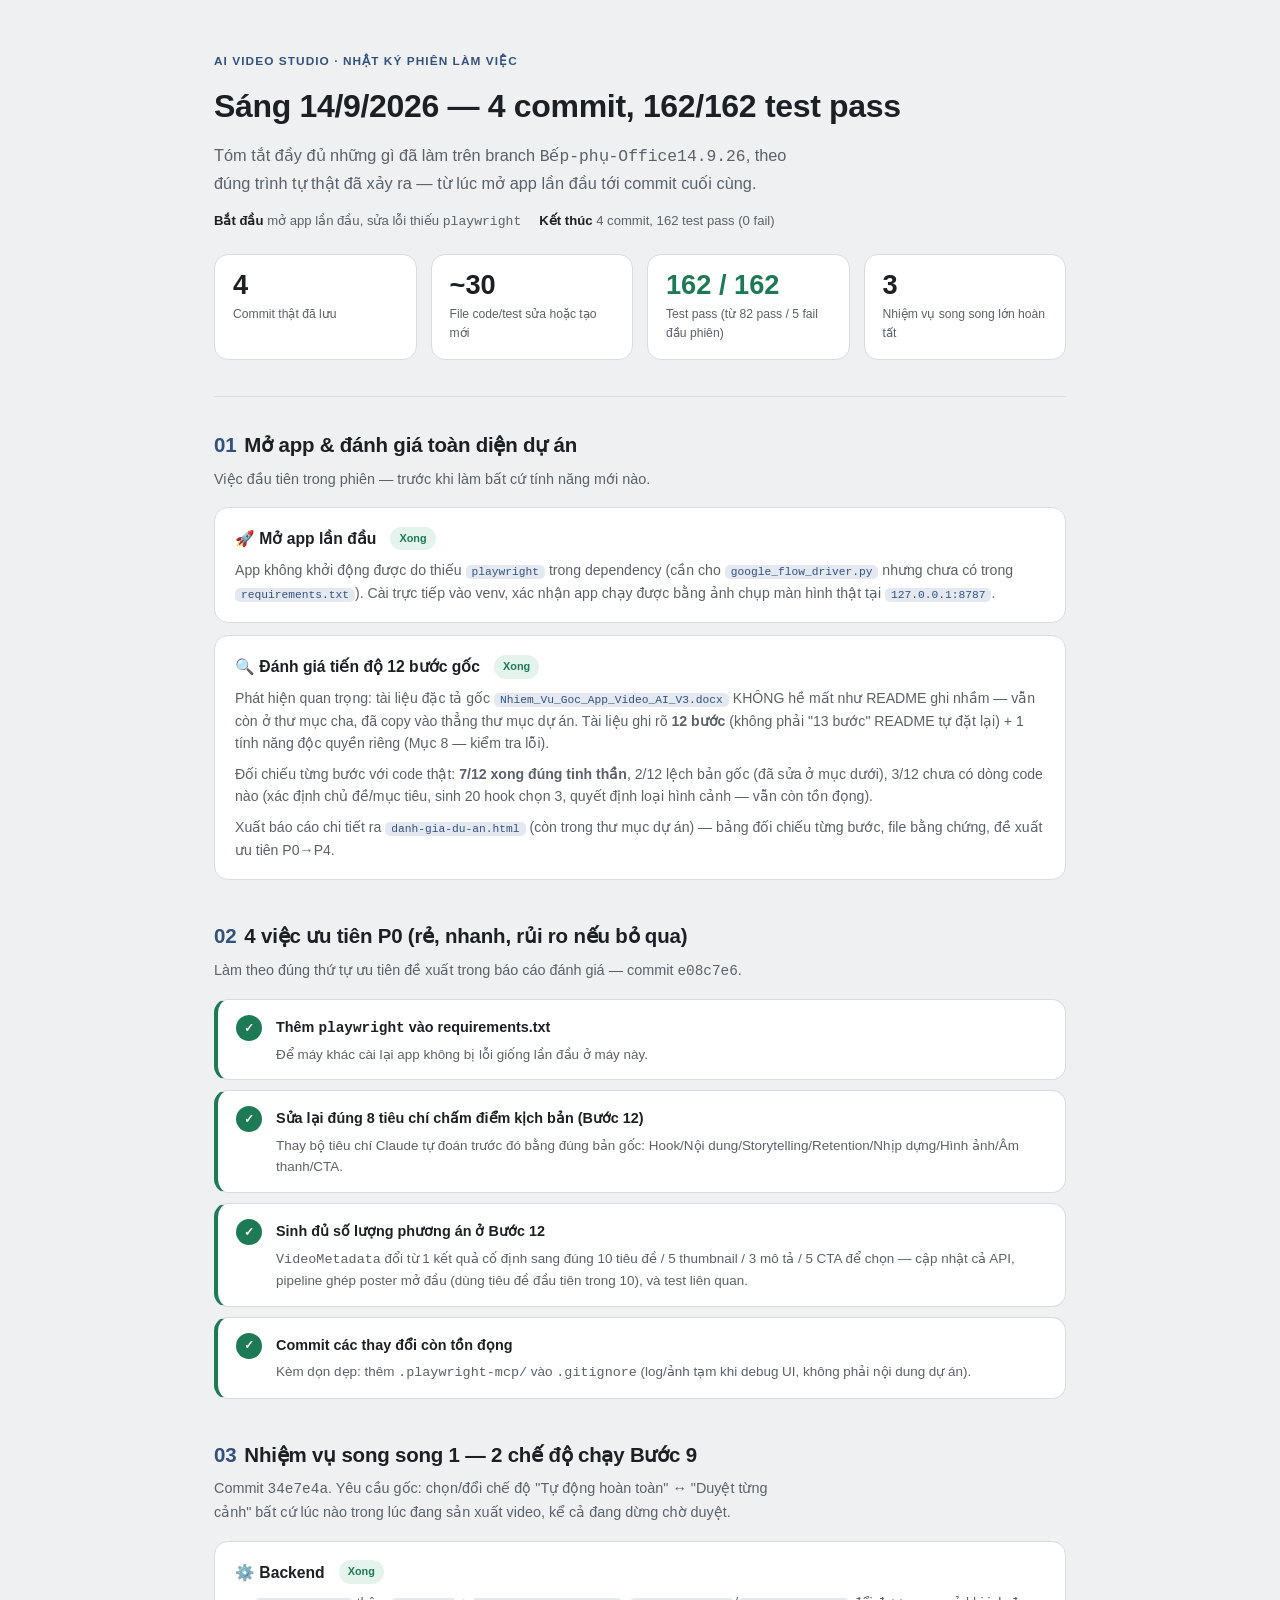
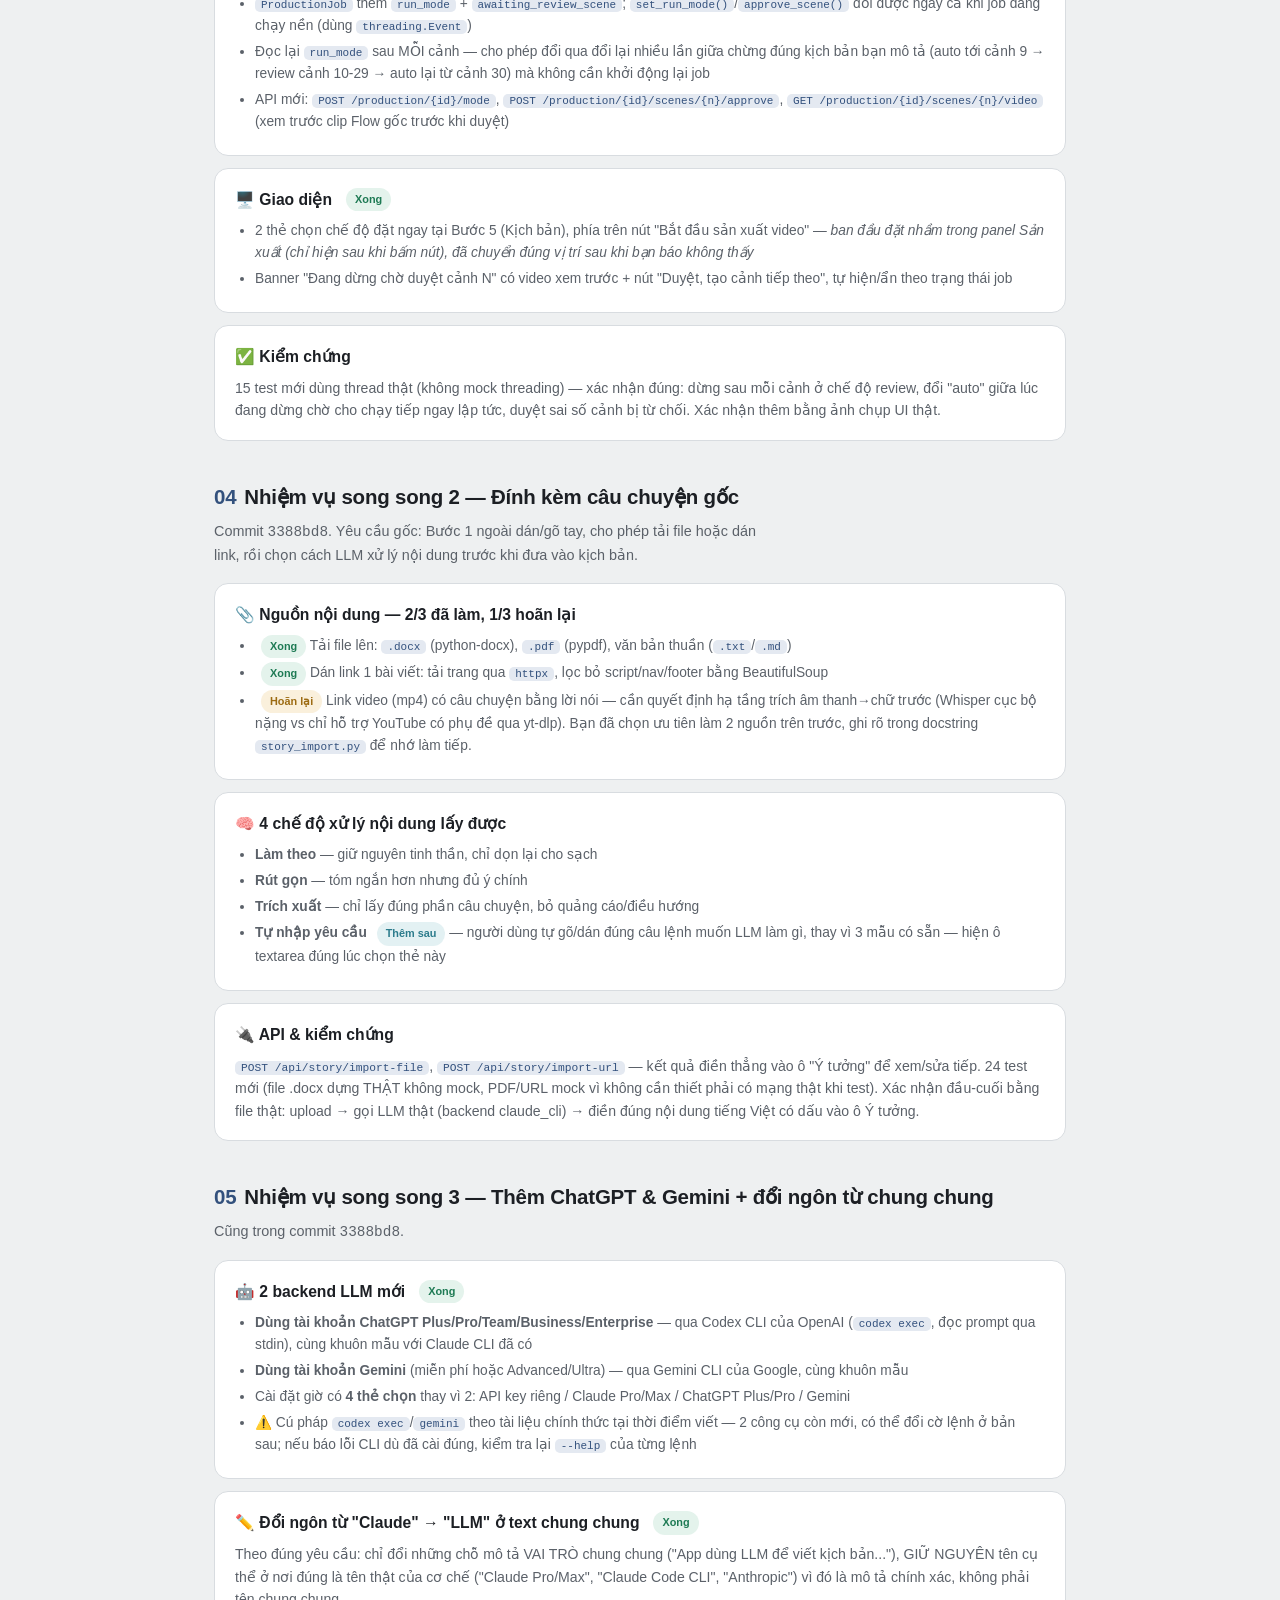
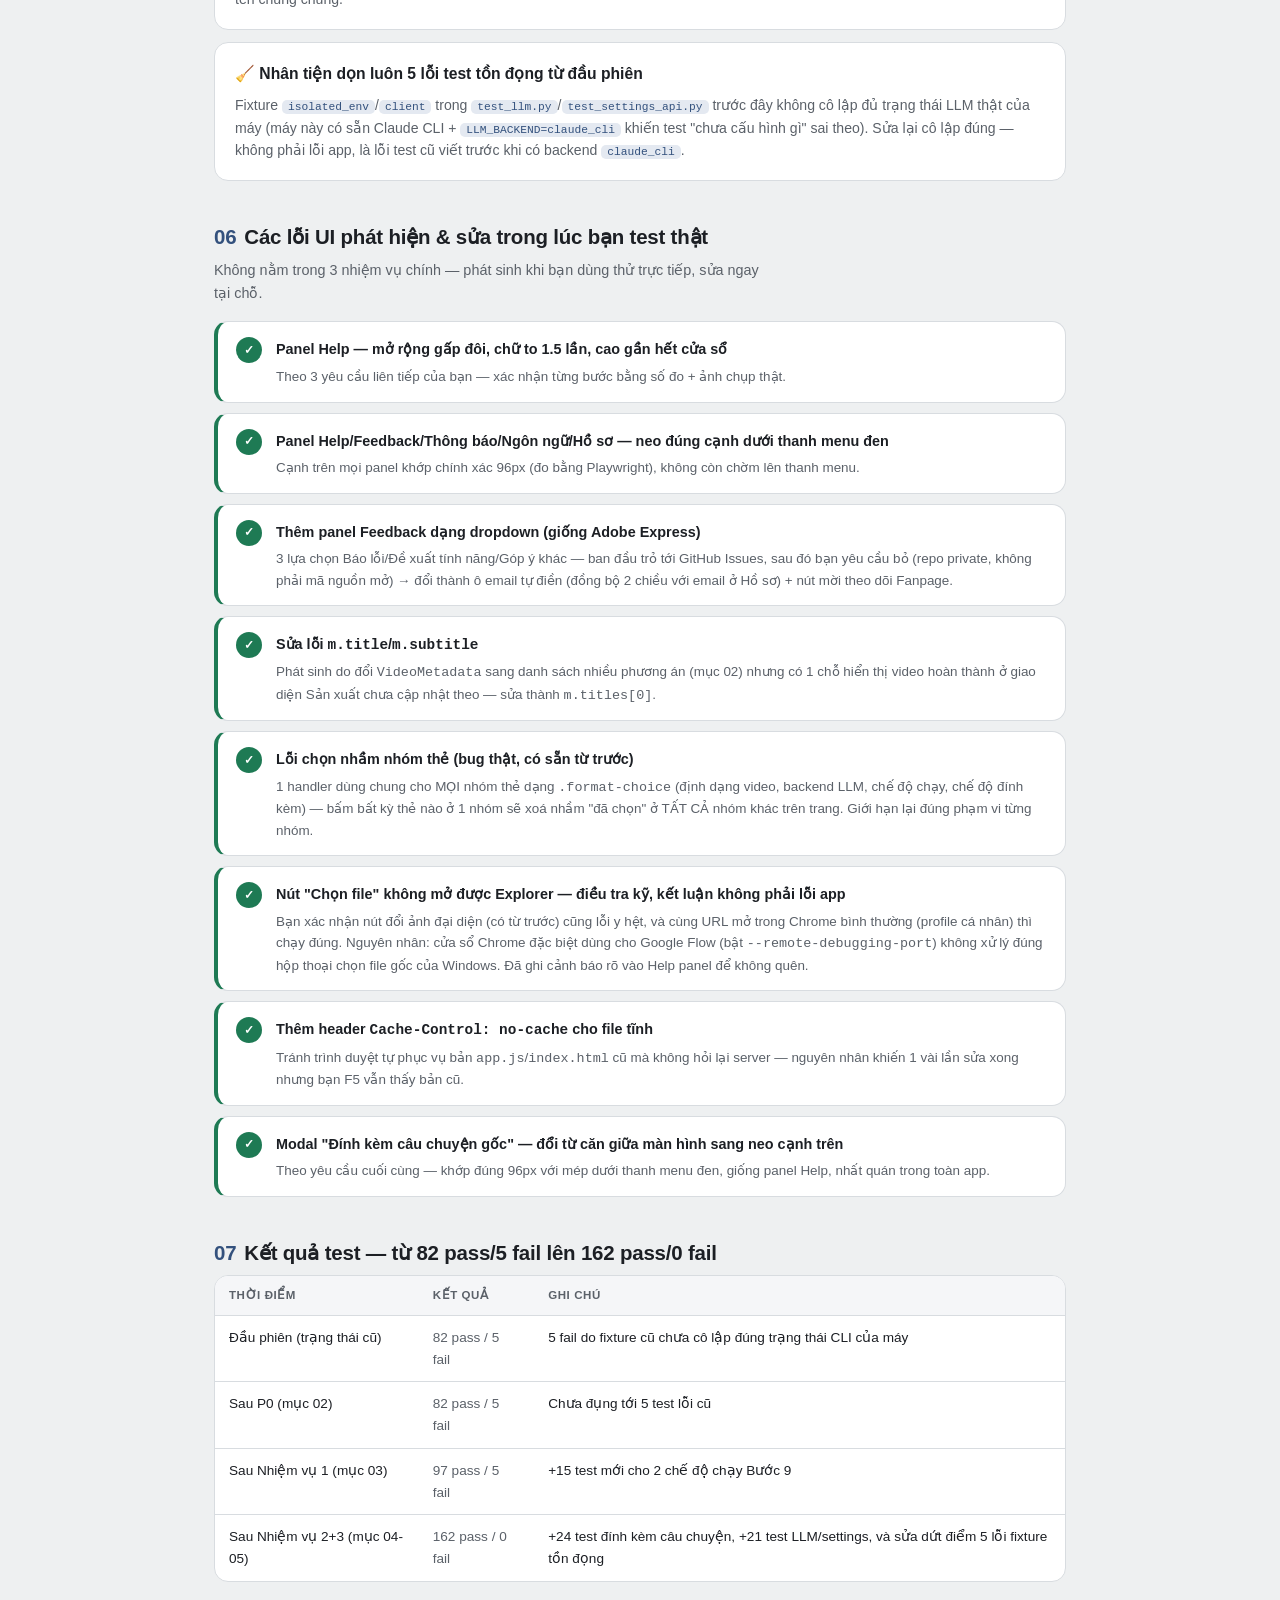
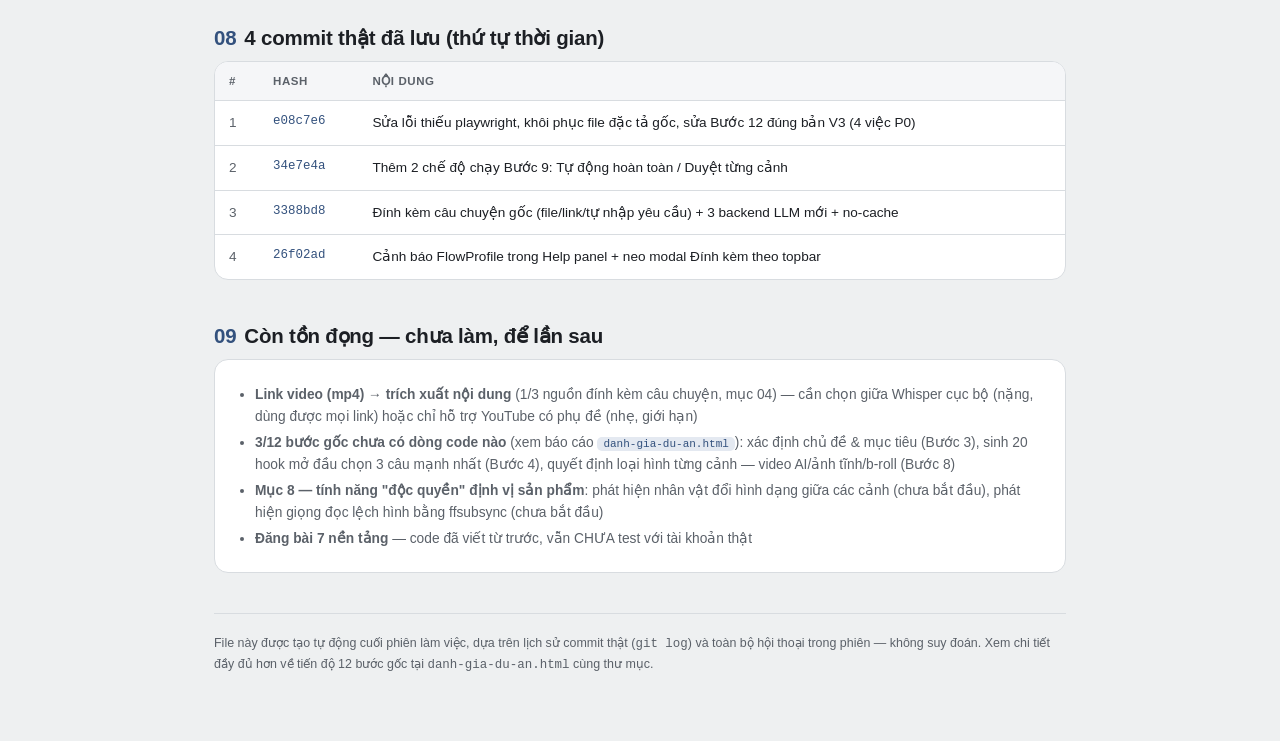
<file: tom-tat-phien-lam-viec-14-9-sang.html>
<!doctype html>
<html lang="vi">
<head>
<meta charset="utf-8" />
<meta name="viewport" content="width=device-width, initial-scale=1" />
<title>Tóm tắt phiên làm việc — 14/9 sáng</title>
<style>
  :root{
    --bg:#EEF0F1; --surface:#FFFFFF; --surface-2:#F5F6F8;
    --ink:#1C1F24; --ink-soft:#5B6169; --line:#D8DCE0;
    --accent:#33517D; --accent-soft:#E4E9F1;
    --ok:#1E7A54; --ok-bg:#E4F3EC;
    --warn:#9C6B12; --warn-bg:#FAF0DC;
    --bad:#A73E33; --bad-bg:#FBEAE7;
    --bonus:#2C7C8C; --bonus-bg:#E3F1F3;
    --mono: ui-monospace, "Cascadia Code", Consolas, "SFMono-Regular", monospace;
    --sans: -apple-system, "Segoe UI", ui-sans-serif, "Helvetica Neue", Arial, sans-serif;
    --radius: 14px;
  }
  @media (prefers-color-scheme: dark){
    :root{
      --bg:#14171B; --surface:#1B1F25; --surface-2:#20252C;
      --ink:#E7E9EC; --ink-soft:#9AA2AC; --line:#2B3138;
      --accent:#8AA3CE; --accent-soft:#28334A;
      --ok:#5CC49A; --ok-bg:#173226;
      --warn:#E3B65B; --warn-bg:#3A2E14;
      --bad:#E58A7E; --bad-bg:#3A2119;
      --bonus:#6FC2D2; --bonus-bg:#14313A;
    }
  }
  *{box-sizing:border-box;}
  body{
    background:var(--bg); color:var(--ink); font-family:var(--sans);
    margin:0; line-height:1.6; -webkit-font-smoothing:antialiased;
  }
  .wrap{max-width:900px; margin:0 auto; padding:40px 24px 80px;}

  header.hero{padding:12px 0 28px; border-bottom:1px solid var(--line); margin-bottom:32px;}
  .eyebrow{
    text-transform:uppercase; letter-spacing:.09em; font-size:.74rem; font-weight:700;
    color:var(--accent); margin-bottom:10px;
  }
  h1{font-size:2rem; font-weight:800; margin:0 0 10px; letter-spacing:-0.01em; text-wrap:balance;}
  .hero-sub{color:var(--ink-soft); font-size:1.02rem; max-width:66ch; margin:0 0 14px;}
  .hero-meta{display:flex; gap:18px; flex-wrap:wrap; font-size:.82rem; color:var(--ink-soft);}
  .hero-meta b{color:var(--ink);}

  .stat-row{display:grid; grid-template-columns:repeat(4,1fr); gap:14px; margin:22px 0 8px;}
  .stat-tile{
    background:var(--surface); border:1px solid var(--line); border-radius:var(--radius);
    padding:16px 18px;
  }
  .stat-tile .n{font-size:1.7rem; font-weight:800; font-variant-numeric:tabular-nums; line-height:1;}
  .stat-tile .l{font-size:.76rem; color:var(--ink-soft); margin-top:6px;}
  .stat-tile.ok .n{color:var(--ok);}

  h2{font-size:1.28rem; font-weight:800; margin:0 0 6px; letter-spacing:-0.01em; scroll-margin-top:20px;}
  h2 .h2-num{color:var(--accent); font-variant-numeric:tabular-nums; margin-right:8px;}
  .section-sub{color:var(--ink-soft); font-size:.9rem; margin:0 0 16px; max-width:70ch;}
  section{margin-bottom:40px;}

  .card{background:var(--surface); border:1px solid var(--line); border-radius:var(--radius); padding:18px 20px; margin-bottom:12px;}
  .card h3{margin:0 0 8px; font-size:.98rem; font-weight:800; display:flex; align-items:center; gap:8px;}
  .card p{margin:0 0 8px; font-size:.88rem; color:var(--ink-soft);}
  .card p:last-child{margin-bottom:0;}
  .card ul{margin:6px 0 0; padding-left:20px; font-size:.86rem; color:var(--ink-soft);}
  .card li{margin-bottom:4px;}
  .card code{font-family:var(--mono); font-size:.8em; color:var(--accent); background:var(--accent-soft); padding:1px 6px; border-radius:5px;}

  .chip{
    display:inline-flex; align-items:center; gap:5px; font-size:.68rem; font-weight:700;
    padding:3px 9px; border-radius:999px; white-space:nowrap; margin-left:6px;
  }
  .chip.ok{color:var(--ok); background:var(--ok-bg);}
  .chip.warn{color:var(--warn); background:var(--warn-bg);}
  .chip.bad{color:var(--bad); background:var(--bad-bg);}
  .chip.bonus{color:var(--bonus); background:var(--bonus-bg);}

  .fix-list{display:flex; flex-direction:column; gap:10px;}
  .fix-item{
    display:flex; gap:14px; background:var(--surface); border:1px solid var(--line);
    border-radius:var(--radius); padding:14px 18px; align-items:flex-start;
  }
  .fix-item.done{border-left:4px solid var(--ok);}
  .fix-badge{
    flex:none; width:26px; height:26px; border-radius:50%; display:flex; align-items:center;
    justify-content:center; font-size:.72rem; font-weight:800; color:#fff; background:var(--ok);
    margin-top:1px;
  }
  .fix-body b{font-size:.9rem;}
  .fix-body p{margin:4px 0 0; font-size:.84rem; color:var(--ink-soft);}

  .table-wrap{overflow-x:auto; border:1px solid var(--line); border-radius:var(--radius); background:var(--surface);}
  table{border-collapse:collapse; width:100%; font-size:.85rem; min-width:560px;}
  thead th{
    text-align:left; font-size:.72rem; text-transform:uppercase; letter-spacing:.05em;
    color:var(--ink-soft); padding:10px 14px; border-bottom:1px solid var(--line);
    background:var(--surface-2);
  }
  tbody td{padding:11px 14px; border-bottom:1px solid var(--line); vertical-align:top;}
  tbody tr:last-child td{border-bottom:none;}
  td.hash{font-family:var(--mono); font-size:.78rem; color:var(--accent);}
  td.num{font-variant-numeric:tabular-nums; color:var(--ink-soft);}

  footer{border-top:1px solid var(--line); padding-top:20px; font-size:.78rem; color:var(--ink-soft); margin-top:20px;}
</style>
</head>
<body>
<div class="wrap">
  <header class="hero">
    <div class="eyebrow">AI Video Studio · Nhật ký phiên làm việc</div>
    <h1>Sáng 14/9/2026 — 4 commit, 162/162 test pass</h1>
    <p class="hero-sub">Tóm tắt đầy đủ những gì đã làm trên branch <code style="font-family:ui-monospace,monospace">Bếp-phụ-Office14.9.26</code>, theo đúng trình tự thật đã xảy ra — từ lúc mở app lần đầu tới commit cuối cùng.</p>
    <div class="hero-meta">
      <span><b>Bắt đầu</b> mở app lần đầu, sửa lỗi thiếu <code style="font-family:ui-monospace,monospace">playwright</code></span>
      <span><b>Kết thúc</b> 4 commit, 162 test pass (0 fail)</span>
    </div>

    <div class="stat-row">
      <div class="stat-tile"><div class="n">4</div><div class="l">Commit thật đã lưu</div></div>
      <div class="stat-tile"><div class="n">~30</div><div class="l">File code/test sửa hoặc tạo mới</div></div>
      <div class="stat-tile ok"><div class="n">162 / 162</div><div class="l">Test pass (từ 82 pass / 5 fail đầu phiên)</div></div>
      <div class="stat-tile"><div class="n">3</div><div class="l">Nhiệm vụ song song lớn hoàn tất</div></div>
    </div>
  </header>

  <section>
    <h2><span class="h2-num">01</span>Mở app &amp; đánh giá toàn diện dự án</h2>
    <p class="section-sub">Việc đầu tiên trong phiên — trước khi làm bất cứ tính năng mới nào.</p>
    <div class="card">
      <h3>🚀 Mở app lần đầu <span class="chip ok">Xong</span></h3>
      <p>App không khởi động được do thiếu <code>playwright</code> trong dependency (cần cho <code>google_flow_driver.py</code> nhưng chưa có trong <code>requirements.txt</code>). Cài trực tiếp vào venv, xác nhận app chạy được bằng ảnh chụp màn hình thật tại <code>127.0.0.1:8787</code>.</p>
    </div>
    <div class="card">
      <h3>🔍 Đánh giá tiến độ 12 bước gốc <span class="chip ok">Xong</span></h3>
      <p>Phát hiện quan trọng: tài liệu đặc tả gốc <code>Nhiem_Vu_Goc_App_Video_AI_V3.docx</code> KHÔNG hề mất như README ghi nhầm — vẫn còn ở thư mục cha, đã copy vào thẳng thư mục dự án. Tài liệu ghi rõ <b>12 bước</b> (không phải "13 bước" README tự đặt lại) + 1 tính năng độc quyền riêng (Mục 8 — kiểm tra lỗi).</p>
      <p>Đối chiếu từng bước với code thật: <b>7/12 xong đúng tinh thần</b>, 2/12 lệch bản gốc (đã sửa ở mục dưới), 3/12 chưa có dòng code nào (xác định chủ đề/mục tiêu, sinh 20 hook chọn 3, quyết định loại hình cảnh — vẫn còn tồn đọng).</p>
      <p>Xuất báo cáo chi tiết ra <code>danh-gia-du-an.html</code> (còn trong thư mục dự án) — bảng đối chiếu từng bước, file bằng chứng, đề xuất ưu tiên P0→P4.</p>
    </div>
  </section>

  <section>
    <h2><span class="h2-num">02</span>4 việc ưu tiên P0 (rẻ, nhanh, rủi ro nếu bỏ qua)</h2>
    <p class="section-sub">Làm theo đúng thứ tự ưu tiên đề xuất trong báo cáo đánh giá — commit <code style="font-family:ui-monospace,monospace">e08c7e6</code>.</p>
    <div class="fix-list">
      <div class="fix-item done"><div class="fix-badge">✓</div><div class="fix-body"><b>Thêm <code>playwright</code> vào requirements.txt</b><p>Để máy khác cài lại app không bị lỗi giống lần đầu ở máy này.</p></div></div>
      <div class="fix-item done"><div class="fix-badge">✓</div><div class="fix-body"><b>Sửa lại đúng 8 tiêu chí chấm điểm kịch bản (Bước 12)</b><p>Thay bộ tiêu chí Claude tự đoán trước đó bằng đúng bản gốc: Hook/Nội dung/Storytelling/Retention/Nhịp dựng/Hình ảnh/Âm thanh/CTA.</p></div></div>
      <div class="fix-item done"><div class="fix-badge">✓</div><div class="fix-body"><b>Sinh đủ số lượng phương án ở Bước 12</b><p><code>VideoMetadata</code> đổi từ 1 kết quả cố định sang đúng 10 tiêu đề / 5 thumbnail / 3 mô tả / 5 CTA để chọn — cập nhật cả API, pipeline ghép poster mở đầu (dùng tiêu đề đầu tiên trong 10), và test liên quan.</p></div></div>
      <div class="fix-item done"><div class="fix-badge">✓</div><div class="fix-body"><b>Commit các thay đổi còn tồn đọng</b><p>Kèm dọn dẹp: thêm <code>.playwright-mcp/</code> vào <code>.gitignore</code> (log/ảnh tạm khi debug UI, không phải nội dung dự án).</p></div></div>
    </div>
  </section>

  <section>
    <h2><span class="h2-num">03</span>Nhiệm vụ song song 1 — 2 chế độ chạy Bước 9</h2>
    <p class="section-sub">Commit <code style="font-family:ui-monospace,monospace">34e7e4a</code>. Yêu cầu gốc: chọn/đổi chế độ "Tự động hoàn toàn" ↔ "Duyệt từng cảnh" bất cứ lúc nào trong lúc đang sản xuất video, kể cả đang dừng chờ duyệt.</p>
    <div class="card">
      <h3>⚙️ Backend <span class="chip ok">Xong</span></h3>
      <ul>
        <li><code>ProductionJob</code> thêm <code>run_mode</code> + <code>awaiting_review_scene</code>; <code>set_run_mode()</code>/<code>approve_scene()</code> đổi được ngay cả khi job đang chạy nền (dùng <code>threading.Event</code>)</li>
        <li>Đọc lại <code>run_mode</code> sau MỖI cảnh — cho phép đổi qua đổi lại nhiều lần giữa chừng đúng kịch bản bạn mô tả (auto tới cảnh 9 → review cảnh 10-29 → auto lại từ cảnh 30) mà không cần khởi động lại job</li>
        <li>API mới: <code>POST /production/{id}/mode</code>, <code>POST /production/{id}/scenes/{n}/approve</code>, <code>GET /production/{id}/scenes/{n}/video</code> (xem trước clip Flow gốc trước khi duyệt)</li>
      </ul>
    </div>
    <div class="card">
      <h3>🖥️ Giao diện <span class="chip ok">Xong</span></h3>
      <ul>
        <li>2 thẻ chọn chế độ đặt ngay tại Bước 5 (Kịch bản), phía trên nút "Bắt đầu sản xuất video" — <i>ban đầu đặt nhầm trong panel Sản xuất (chỉ hiện sau khi bấm nút), đã chuyển đúng vị trí sau khi bạn báo không thấy</i></li>
        <li>Banner "Đang dừng chờ duyệt cảnh N" có video xem trước + nút "Duyệt, tạo cảnh tiếp theo", tự hiện/ẩn theo trạng thái job</li>
      </ul>
    </div>
    <div class="card">
      <h3>✅ Kiểm chứng</h3>
      <p>15 test mới dùng thread thật (không mock threading) — xác nhận đúng: dừng sau mỗi cảnh ở chế độ review, đổi "auto" giữa lúc đang dừng chờ cho chạy tiếp ngay lập tức, duyệt sai số cảnh bị từ chối. Xác nhận thêm bằng ảnh chụp UI thật.</p>
    </div>
  </section>

  <section>
    <h2><span class="h2-num">04</span>Nhiệm vụ song song 2 — Đính kèm câu chuyện gốc</h2>
    <p class="section-sub">Commit <code style="font-family:ui-monospace,monospace">3388bd8</code>. Yêu cầu gốc: Bước 1 ngoài dán/gõ tay, cho phép tải file hoặc dán link, rồi chọn cách LLM xử lý nội dung trước khi đưa vào kịch bản.</p>
    <div class="card">
      <h3>📎 Nguồn nội dung — 2/3 đã làm, 1/3 hoãn lại</h3>
      <ul>
        <li><span class="chip ok">Xong</span> Tải file lên: <code>.docx</code> (python-docx), <code>.pdf</code> (pypdf), văn bản thuần (<code>.txt</code>/<code>.md</code>)</li>
        <li><span class="chip ok">Xong</span> Dán link 1 bài viết: tải trang qua <code>httpx</code>, lọc bỏ script/nav/footer bằng BeautifulSoup</li>
        <li><span class="chip warn">Hoãn lại</span> Link video (mp4) có câu chuyện bằng lời nói — cần quyết định hạ tầng trích âm thanh→chữ trước (Whisper cục bộ nặng vs chỉ hỗ trợ YouTube có phụ đề qua yt-dlp). Bạn đã chọn ưu tiên làm 2 nguồn trên trước, ghi rõ trong docstring <code>story_import.py</code> để nhớ làm tiếp.</li>
      </ul>
    </div>
    <div class="card">
      <h3>🧠 4 chế độ xử lý nội dung lấy được</h3>
      <ul>
        <li><b>Làm theo</b> — giữ nguyên tinh thần, chỉ dọn lại cho sạch</li>
        <li><b>Rút gọn</b> — tóm ngắn hơn nhưng đủ ý chính</li>
        <li><b>Trích xuất</b> — chỉ lấy đúng phần câu chuyện, bỏ quảng cáo/điều hướng</li>
        <li><b>Tự nhập yêu cầu</b> <span class="chip bonus">Thêm sau</span> — người dùng tự gõ/dán đúng câu lệnh muốn LLM làm gì, thay vì 3 mẫu có sẵn — hiện ô textarea đúng lúc chọn thẻ này</li>
      </ul>
    </div>
    <div class="card">
      <h3>🔌 API &amp; kiểm chứng</h3>
      <p><code>POST /api/story/import-file</code>, <code>POST /api/story/import-url</code> — kết quả điền thẳng vào ô "Ý tưởng" để xem/sửa tiếp. 24 test mới (file .docx dựng THẬT không mock, PDF/URL mock vì không cần thiết phải có mạng thật khi test). Xác nhận đầu-cuối bằng file thật: upload → gọi LLM thật (backend claude_cli) → điền đúng nội dung tiếng Việt có dấu vào ô Ý tưởng.</p>
    </div>
  </section>

  <section>
    <h2><span class="h2-num">05</span>Nhiệm vụ song song 3 — Thêm ChatGPT &amp; Gemini + đổi ngôn từ chung chung</h2>
    <p class="section-sub">Cũng trong commit <code style="font-family:ui-monospace,monospace">3388bd8</code>.</p>
    <div class="card">
      <h3>🤖 2 backend LLM mới <span class="chip ok">Xong</span></h3>
      <ul>
        <li><b>Dùng tài khoản ChatGPT Plus/Pro/Team/Business/Enterprise</b> — qua Codex CLI của OpenAI (<code>codex exec</code>, đọc prompt qua stdin), cùng khuôn mẫu với Claude CLI đã có</li>
        <li><b>Dùng tài khoản Gemini</b> (miễn phí hoặc Advanced/Ultra) — qua Gemini CLI của Google, cùng khuôn mẫu</li>
        <li>Cài đặt giờ có <b>4 thẻ chọn</b> thay vì 2: API key riêng / Claude Pro/Max / ChatGPT Plus/Pro / Gemini</li>
        <li>⚠️ Cú pháp <code>codex exec</code>/<code>gemini</code> theo tài liệu chính thức tại thời điểm viết — 2 công cụ còn mới, có thể đổi cờ lệnh ở bản sau; nếu báo lỗi CLI dù đã cài đúng, kiểm tra lại <code>--help</code> của từng lệnh</li>
      </ul>
    </div>
    <div class="card">
      <h3>✏️ Đổi ngôn từ "Claude" → "LLM" ở text chung chung <span class="chip ok">Xong</span></h3>
      <p>Theo đúng yêu cầu: chỉ đổi những chỗ mô tả VAI TRÒ chung chung ("App dùng LLM để viết kịch bản..."), GIỮ NGUYÊN tên cụ thể ở nơi đúng là tên thật của cơ chế ("Claude Pro/Max", "Claude Code CLI", "Anthropic") vì đó là mô tả chính xác, không phải tên chung chung.</p>
    </div>
    <div class="card">
      <h3>🧹 Nhân tiện dọn luôn 5 lỗi test tồn đọng từ đầu phiên</h3>
      <p>Fixture <code>isolated_env</code>/<code>client</code> trong <code>test_llm.py</code>/<code>test_settings_api.py</code> trước đây không cô lập đủ trạng thái LLM thật của máy (máy này có sẵn Claude CLI + <code>LLM_BACKEND=claude_cli</code> khiến test "chưa cấu hình gì" sai theo). Sửa lại cô lập đúng — không phải lỗi app, là lỗi test cũ viết trước khi có backend <code>claude_cli</code>.</p>
    </div>
  </section>

  <section>
    <h2><span class="h2-num">06</span>Các lỗi UI phát hiện &amp; sửa trong lúc bạn test thật</h2>
    <p class="section-sub">Không nằm trong 3 nhiệm vụ chính — phát sinh khi bạn dùng thử trực tiếp, sửa ngay tại chỗ.</p>
    <div class="fix-list">
      <div class="fix-item done"><div class="fix-badge">✓</div><div class="fix-body"><b>Panel Help — mở rộng gấp đôi, chữ to 1.5 lần, cao gần hết cửa sổ</b><p>Theo 3 yêu cầu liên tiếp của bạn — xác nhận từng bước bằng số đo + ảnh chụp thật.</p></div></div>
      <div class="fix-item done"><div class="fix-badge">✓</div><div class="fix-body"><b>Panel Help/Feedback/Thông báo/Ngôn ngữ/Hồ sơ — neo đúng cạnh dưới thanh menu đen</b><p>Cạnh trên mọi panel khớp chính xác 96px (đo bằng Playwright), không còn chờm lên thanh menu.</p></div></div>
      <div class="fix-item done"><div class="fix-badge">✓</div><div class="fix-body"><b>Thêm panel Feedback dạng dropdown (giống Adobe Express)</b><p>3 lựa chọn Báo lỗi/Đề xuất tính năng/Góp ý khác — ban đầu trỏ tới GitHub Issues, sau đó bạn yêu cầu bỏ (repo private, không phải mã nguồn mở) → đổi thành ô email tự điền (đồng bộ 2 chiều với email ở Hồ sơ) + nút mời theo dõi Fanpage.</p></div></div>
      <div class="fix-item done"><div class="fix-badge">✓</div><div class="fix-body"><b>Sửa lỗi <code>m.title</code>/<code>m.subtitle</code></b><p>Phát sinh do đổi <code>VideoMetadata</code> sang danh sách nhiều phương án (mục 02) nhưng có 1 chỗ hiển thị video hoàn thành ở giao diện Sản xuất chưa cập nhật theo — sửa thành <code>m.titles[0]</code>.</p></div></div>
      <div class="fix-item done"><div class="fix-badge">✓</div><div class="fix-body"><b>Lỗi chọn nhầm nhóm thẻ (bug thật, có sẵn từ trước)</b><p>1 handler dùng chung cho MỌI nhóm thẻ dạng <code>.format-choice</code> (định dạng video, backend LLM, chế độ chạy, chế độ đính kèm) — bấm bất kỳ thẻ nào ở 1 nhóm sẽ xoá nhầm "đã chọn" ở TẤT CẢ nhóm khác trên trang. Giới hạn lại đúng phạm vi từng nhóm.</p></div></div>
      <div class="fix-item done"><div class="fix-badge">✓</div><div class="fix-body"><b>Nút "Chọn file" không mở được Explorer — điều tra kỹ, kết luận không phải lỗi app</b><p>Bạn xác nhận nút đổi ảnh đại diện (có từ trước) cũng lỗi y hệt, và cùng URL mở trong Chrome bình thường (profile cá nhân) thì chạy đúng. Nguyên nhân: cửa sổ Chrome đặc biệt dùng cho Google Flow (bật <code>--remote-debugging-port</code>) không xử lý đúng hộp thoại chọn file gốc của Windows. Đã ghi cảnh báo rõ vào Help panel để không quên.</p></div></div>
      <div class="fix-item done"><div class="fix-badge">✓</div><div class="fix-body"><b>Thêm header <code>Cache-Control: no-cache</code> cho file tĩnh</b><p>Tránh trình duyệt tự phục vụ bản <code>app.js</code>/<code>index.html</code> cũ mà không hỏi lại server — nguyên nhân khiến 1 vài lần sửa xong nhưng bạn F5 vẫn thấy bản cũ.</p></div></div>
      <div class="fix-item done"><div class="fix-badge">✓</div><div class="fix-body"><b>Modal "Đính kèm câu chuyện gốc" — đổi từ căn giữa màn hình sang neo cạnh trên</b><p>Theo yêu cầu cuối cùng — khớp đúng 96px với mép dưới thanh menu đen, giống panel Help, nhất quán trong toàn app.</p></div></div>
    </div>
  </section>

  <section>
    <h2><span class="h2-num">07</span>Kết quả test — từ 82 pass/5 fail lên 162 pass/0 fail</h2>
    <div class="table-wrap">
      <table>
        <thead><tr><th>Thời điểm</th><th>Kết quả</th><th>Ghi chú</th></tr></thead>
        <tbody>
          <tr><td>Đầu phiên (trạng thái cũ)</td><td class="num">82 pass / 5 fail</td><td>5 fail do fixture cũ chưa cô lập đúng trạng thái CLI của máy</td></tr>
          <tr><td>Sau P0 (mục 02)</td><td class="num">82 pass / 5 fail</td><td>Chưa đụng tới 5 test lỗi cũ</td></tr>
          <tr><td>Sau Nhiệm vụ 1 (mục 03)</td><td class="num">97 pass / 5 fail</td><td>+15 test mới cho 2 chế độ chạy Bước 9</td></tr>
          <tr><td>Sau Nhiệm vụ 2+3 (mục 04-05)</td><td class="num">162 pass / 0 fail</td><td>+24 test đính kèm câu chuyện, +21 test LLM/settings, và sửa dứt điểm 5 lỗi fixture tồn đọng</td></tr>
        </tbody>
      </table>
    </div>
  </section>

  <section>
    <h2><span class="h2-num">08</span>4 commit thật đã lưu (thứ tự thời gian)</h2>
    <div class="table-wrap">
      <table>
        <thead><tr><th>#</th><th>Hash</th><th>Nội dung</th></tr></thead>
        <tbody>
          <tr><td class="num">1</td><td class="hash">e08c7e6</td><td>Sửa lỗi thiếu playwright, khôi phục file đặc tả gốc, sửa Bước 12 đúng bản V3 (4 việc P0)</td></tr>
          <tr><td class="num">2</td><td class="hash">34e7e4a</td><td>Thêm 2 chế độ chạy Bước 9: Tự động hoàn toàn / Duyệt từng cảnh</td></tr>
          <tr><td class="num">3</td><td class="hash">3388bd8</td><td>Đính kèm câu chuyện gốc (file/link/tự nhập yêu cầu) + 3 backend LLM mới + no-cache</td></tr>
          <tr><td class="num">4</td><td class="hash">26f02ad</td><td>Cảnh báo FlowProfile trong Help panel + neo modal Đính kèm theo topbar</td></tr>
        </tbody>
      </table>
    </div>
  </section>

  <section>
    <h2><span class="h2-num">09</span>Còn tồn đọng — chưa làm, để lần sau</h2>
    <div class="card">
      <ul>
        <li><b>Link video (mp4) → trích xuất nội dung</b> (1/3 nguồn đính kèm câu chuyện, mục 04) — cần chọn giữa Whisper cục bộ (nặng, dùng được mọi link) hoặc chỉ hỗ trợ YouTube có phụ đề (nhẹ, giới hạn)</li>
        <li><b>3/12 bước gốc chưa có dòng code nào</b> (xem báo cáo <code>danh-gia-du-an.html</code>): xác định chủ đề &amp; mục tiêu (Bước 3), sinh 20 hook mở đầu chọn 3 câu mạnh nhất (Bước 4), quyết định loại hình từng cảnh — video AI/ảnh tĩnh/b-roll (Bước 8)</li>
        <li><b>Mục 8 — tính năng "độc quyền" định vị sản phẩm</b>: phát hiện nhân vật đổi hình dạng giữa các cảnh (chưa bắt đầu), phát hiện giọng đọc lệch hình bằng ffsubsync (chưa bắt đầu)</li>
        <li><b>Đăng bài 7 nền tảng</b> — code đã viết từ trước, vẫn CHƯA test với tài khoản thật</li>
      </ul>
    </div>
  </section>

  <footer>
    File này được tạo tự động cuối phiên làm việc, dựa trên lịch sử commit thật (<code style="font-family:ui-monospace,monospace">git log</code>) và toàn bộ hội thoại trong phiên — không suy đoán. Xem chi tiết đầy đủ hơn về tiến độ 12 bước gốc tại <code style="font-family:ui-monospace,monospace">danh-gia-du-an.html</code> cùng thư mục.
  </footer>
</div>
</body>
</html>
</file>
